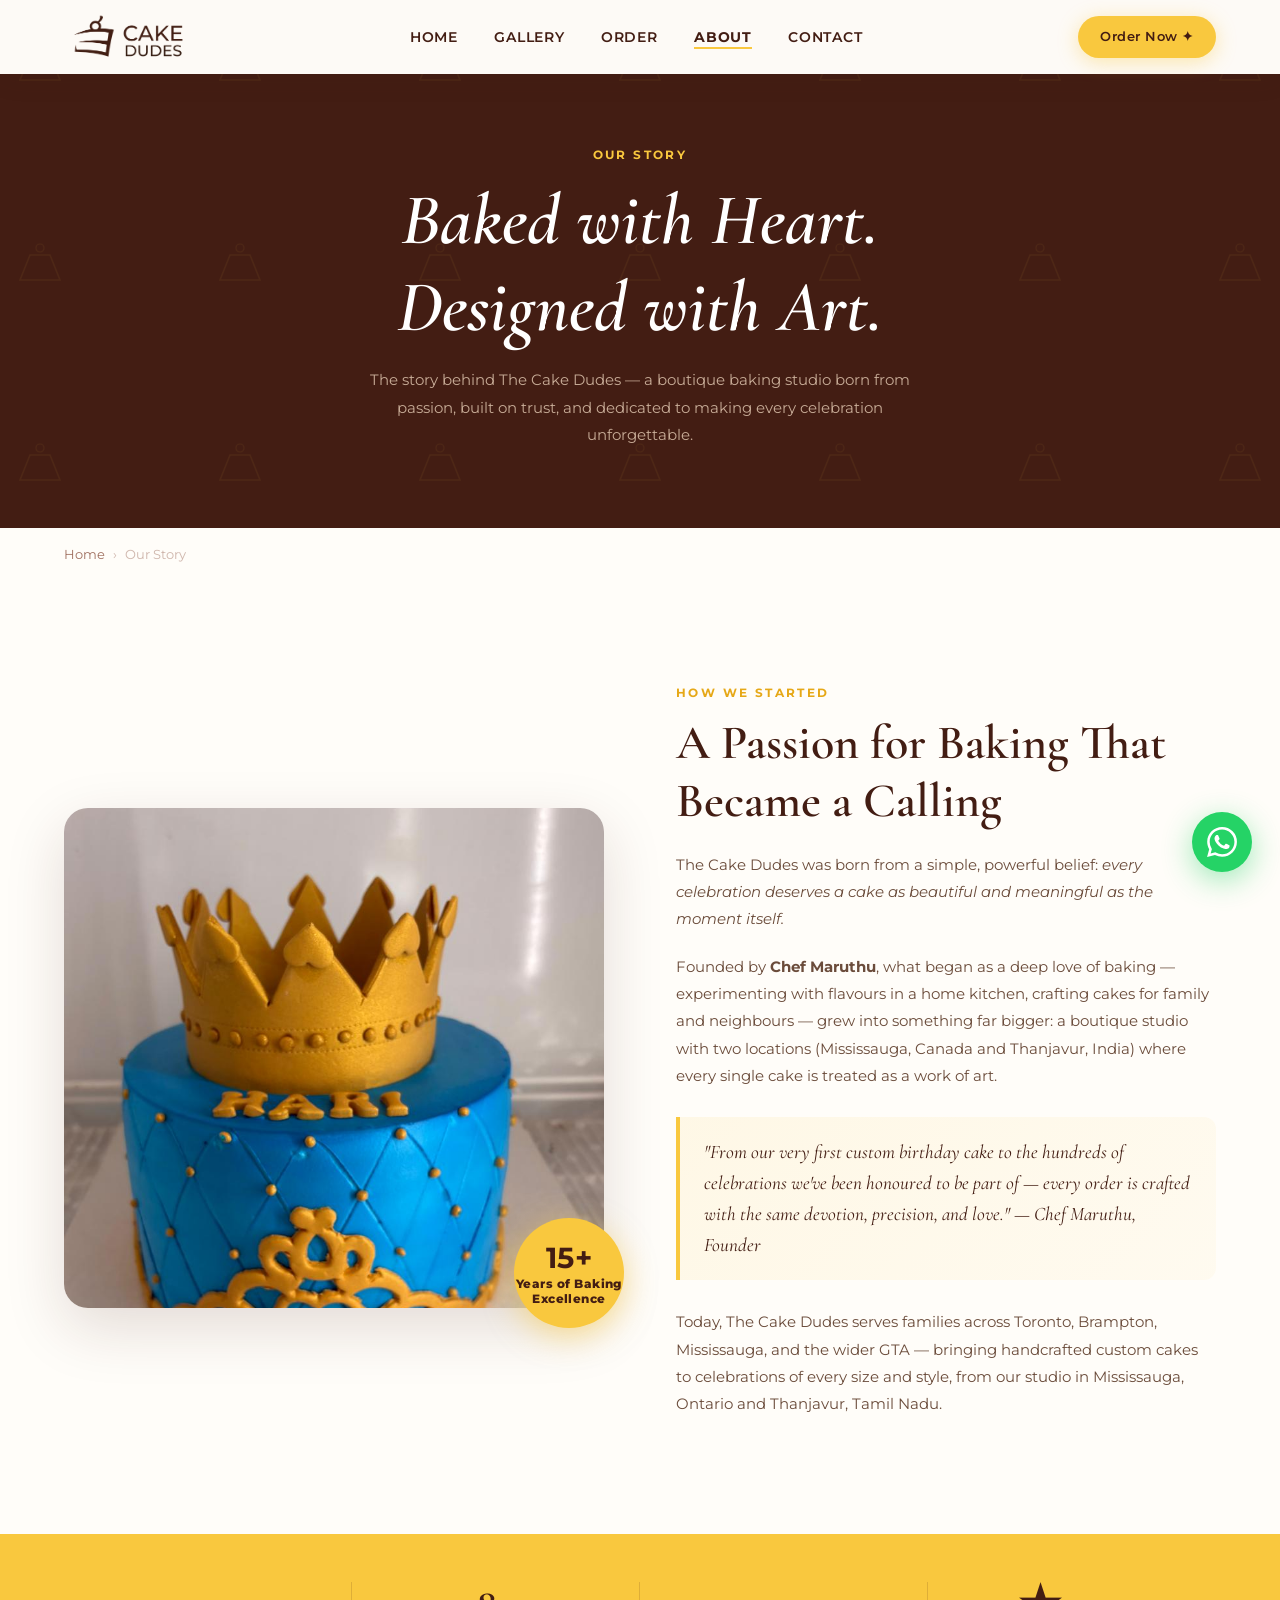
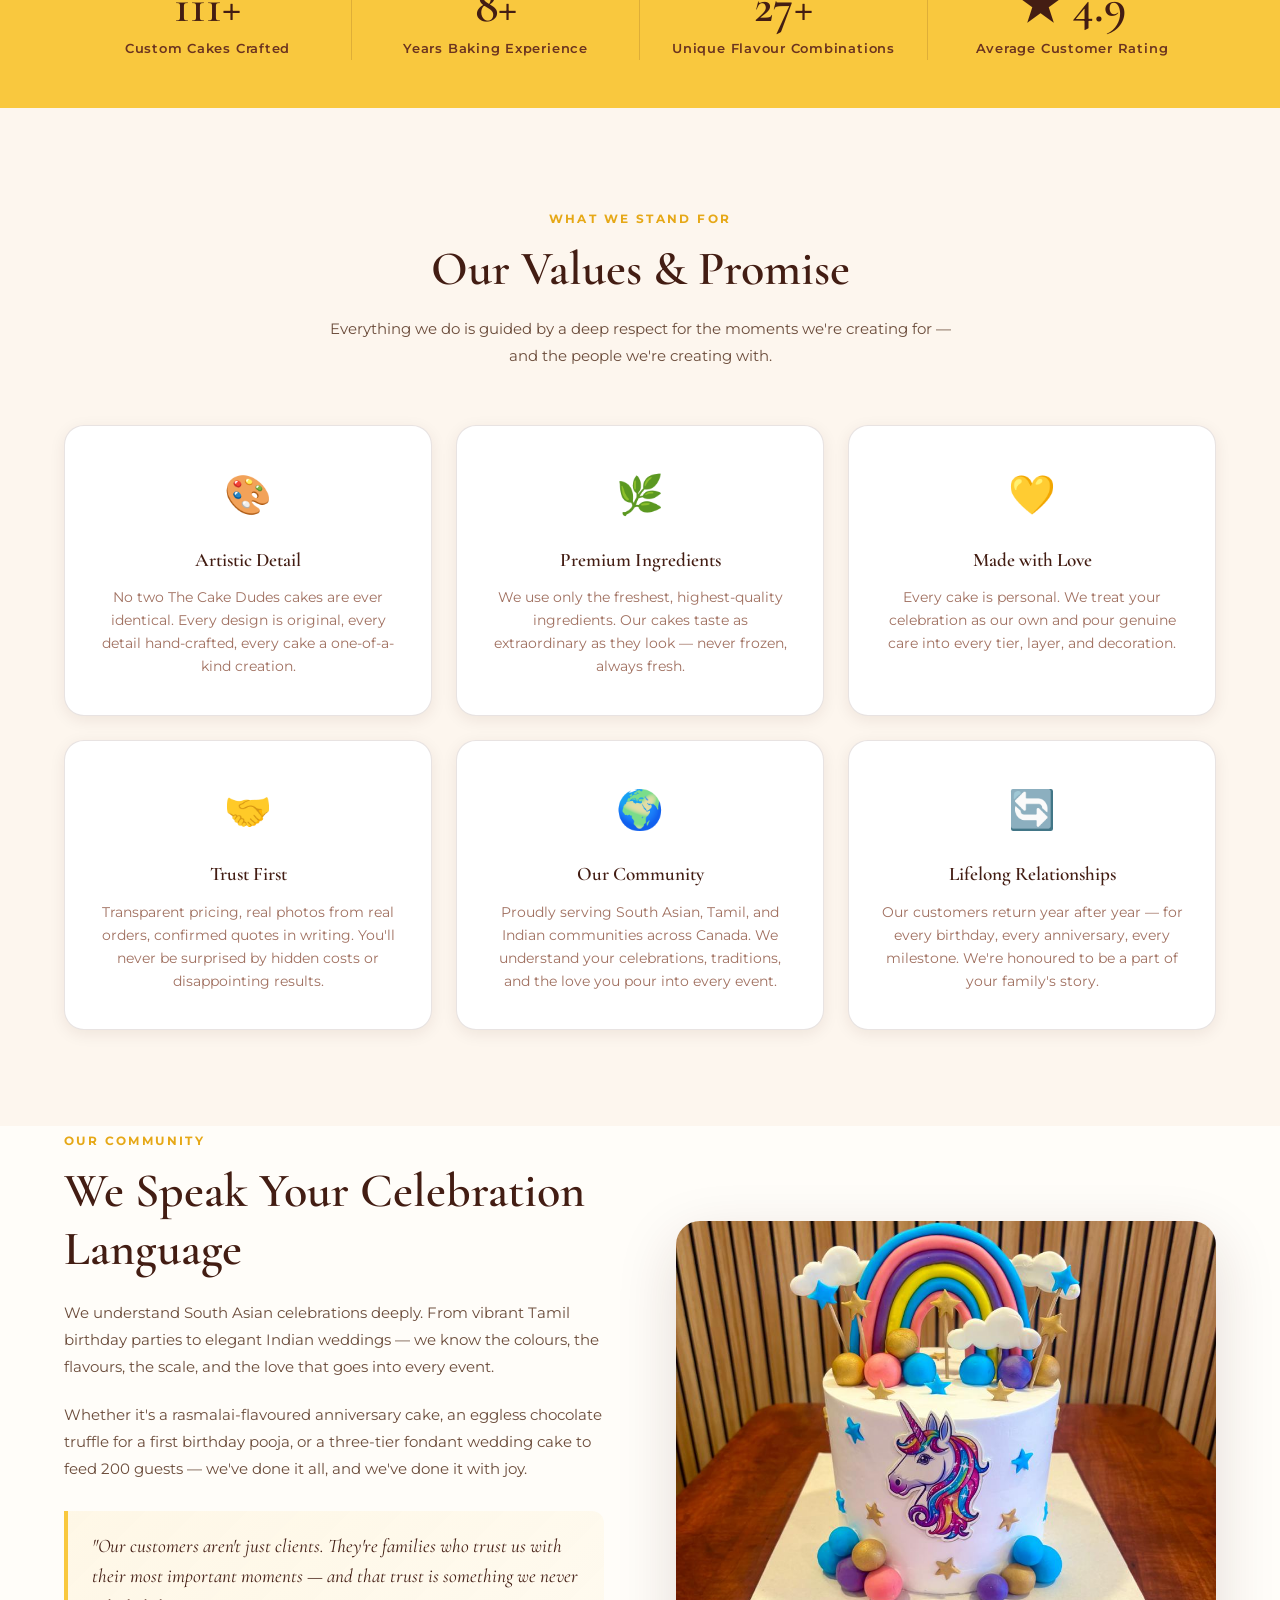
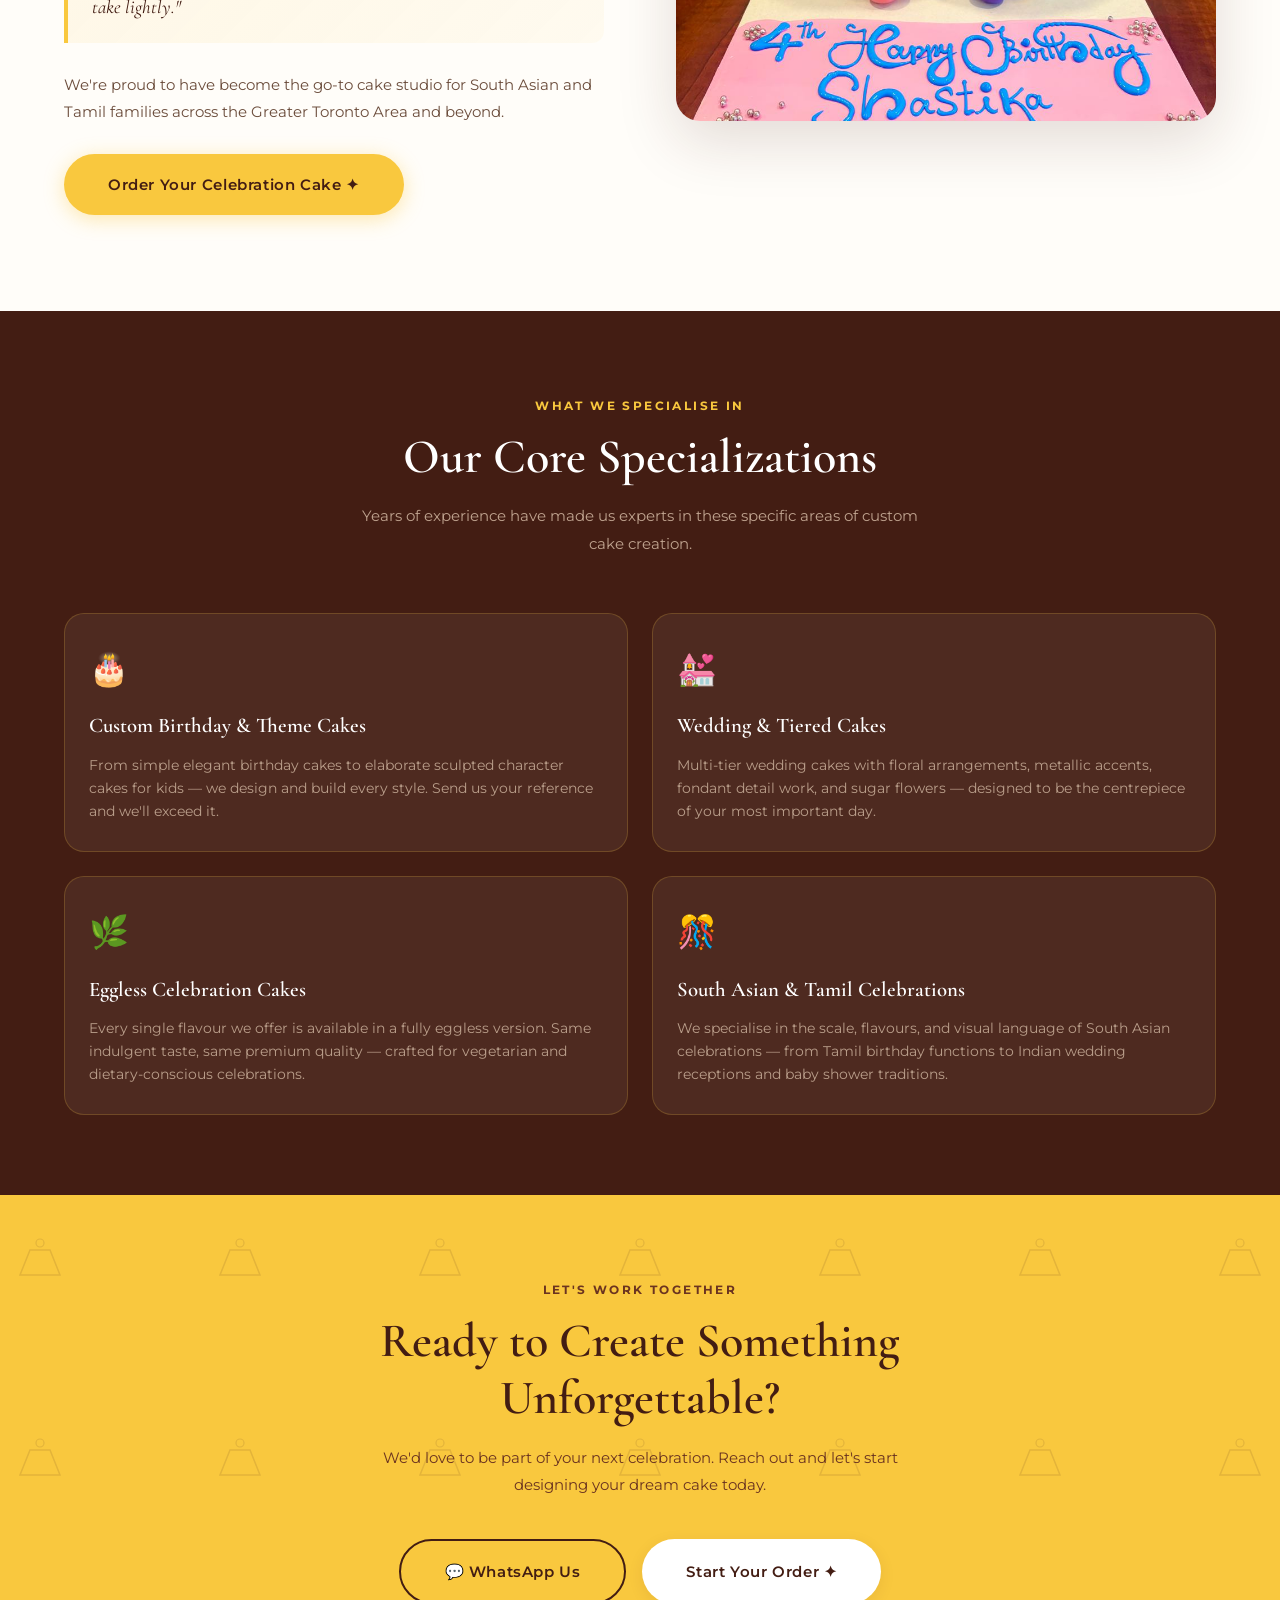
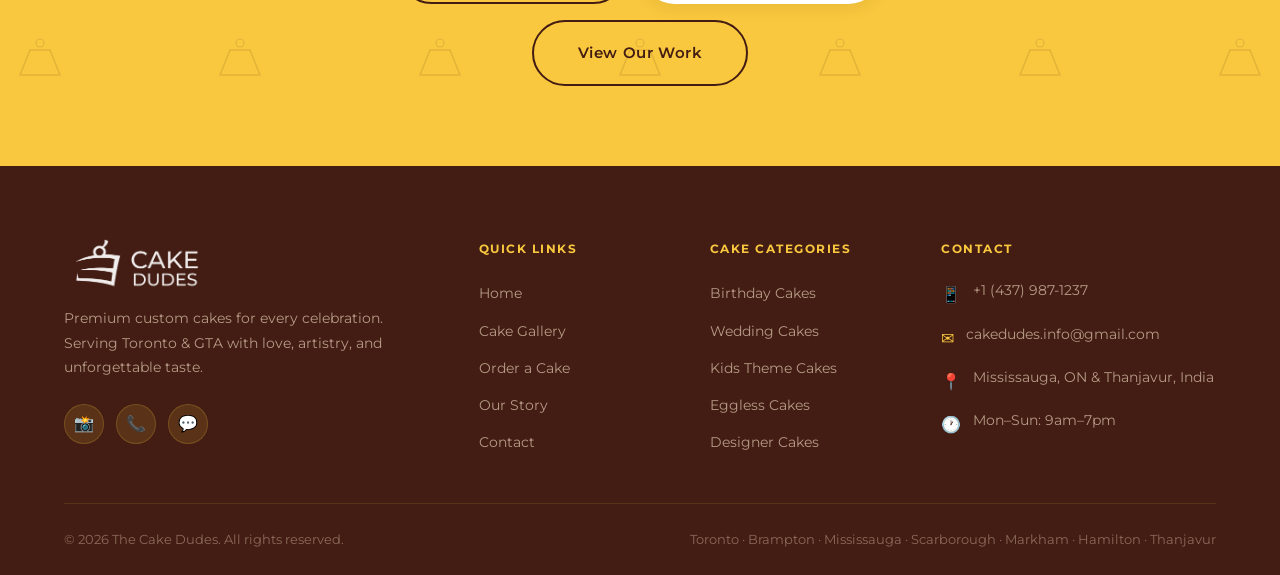
<file: about.html>
<!DOCTYPE html>
<html lang="en-CA">
<head>
  <meta charset="UTF-8" />
  <meta name="viewport" content="width=device-width, initial-scale=1.0" />
  <title>Our Story | About The Cake Dudes — Premium Custom Cakes Toronto</title>
  <meta name="description" content="Learn the story behind The Cake Dudes — a premium custom cake boutique serving Toronto & GTA. Baked with heart, designed with art. South Asian cake specialists." />
  <meta name="geo.region" content="CA-ON" />
  <meta name="geo.placename" content="Mississauga, Ontario, Canada" />
  <meta name="geo.position" content="43.6095;-79.5933" />
  <meta name="ICBM" content="43.6095, -79.5933" />
  <meta name="robots" content="index, follow" />
  <meta property="og:type" content="website" />
  <meta property="og:url" content="https://www.thecakedudes.com/about.html" />
  <meta property="og:site_name" content="The Cake Dudes" />
  <meta property="og:locale" content="en_CA" />
  <meta property="og:title" content="Our Story | About The Cake Dudes — Premium Custom Cakes Toronto" />
  <meta property="og:description" content="Learn the story behind The Cake Dudes — a premium custom cake boutique serving Toronto & GTA. Baked with heart, designed with art." />
  <meta property="og:image" content="https://www.thecakedudes.com/images/cakes/newcake3.jpeg" />
  <meta name="twitter:card" content="summary_large_image" />
  <meta name="twitter:site" content="@cakedudes_ca" />
  <meta name="twitter:title" content="About Us | The Cake Dudes — Toronto &amp; GTA Custom Cakes" />
  <meta name="twitter:description" content="Meet Chef Maruthu and the team behind The Cake Dudes. Premium custom cakes in Toronto, Brampton &amp; Mississauga." />
  <meta name="twitter:image" content="https://www.thecakedudes.com/images/cakes/newcake3.jpeg" />
  <link rel="canonical" href="https://www.thecakedudes.com/about.html" />
  <link rel="icon" type="image/png" href="images/logo-yellow.png" />
  <link rel="apple-touch-icon" href="images/logo-yellow.png" />
  <link rel="preconnect" href="https://fonts.googleapis.com" />
  <link rel="preconnect" href="https://fonts.gstatic.com" crossorigin />
  <link rel="stylesheet" href="css/style.css" />
  <script type="application/ld+json">
  {
    "@context": "https://schema.org",
    "@type": "BreadcrumbList",
    "itemListElement": [
      {"@type":"ListItem","position":1,"name":"Home","item":"https://www.thecakedudes.com/"},
      {"@type":"ListItem","position":2,"name":"Our Story","item":"https://www.thecakedudes.com/about.html"}
    ]
  }
  </script>
  <style>
    .about-story-section { background: var(--cream-white); padding: 96px 0; }
    .about-layout { display: grid; grid-template-columns: 1fr 1fr; gap: 72px; align-items: center; }
    .about-layout.reverse { direction: rtl; }
    .about-layout.reverse > * { direction: ltr; }
    .about-img-wrap { position: relative; }
    .about-img { width: 100%; height: 500px; object-fit: cover; border-radius: 24px; box-shadow: var(--shadow-lg); }
    .about-img-badge {
      position: absolute; bottom: -20px; right: -20px;
      background: var(--gold); color: var(--brown);
      width: 110px; height: 110px; border-radius: 50%;
      display: flex; flex-direction: column; align-items: center; justify-content: center;
      font-family: 'Montserrat', sans-serif; font-weight: 800; font-size: 0.72rem;
      text-align: center; line-height: 1.3; letter-spacing: 0.04em;
      box-shadow: 0 8px 30px rgba(249,200,62,0.5);
    }
    .about-img-badge strong { font-size: 1.8rem; display: block; }
    .about-text .section-label { margin-bottom: 12px; }
    .about-text h2 { margin-bottom: 20px; }
    .about-text p { margin-bottom: 20px; }
    .about-quote {
      background: linear-gradient(135deg, rgba(249,200,62,0.1), rgba(249,200,62,0.05));
      border-left: 4px solid var(--gold);
      padding: 20px 24px; border-radius: 0 12px 12px 0;
      margin: 28px 0;
      font-family: 'Cormorant Garamond', serif;
      font-size: 1.2rem; font-style: italic; color: var(--brown);
      line-height: 1.6;
    }
    .specialization-section { background: var(--brown); padding: 80px 0; }
    .spec-grid { display: grid; grid-template-columns: repeat(2, 1fr); gap: 24px; margin-top: 48px; }
    .spec-card { background: rgba(255,253,249,0.06); border: 1px solid rgba(249,200,62,0.2); border-radius: 20px; padding: 28px 24px; transition: var(--transition); }
    .spec-card:hover { background: rgba(249,200,62,0.08); border-color: rgba(249,200,62,0.4); }
    .spec-flag { font-size: 2rem; margin-bottom: 12px; }
    .spec-title { font-family: 'Cormorant Garamond', serif; font-size: 1.3rem; font-weight: 600; color: var(--white); margin-bottom: 10px; }
    .spec-desc { font-size: 0.85rem; color: rgba(243,219,195,0.65); line-height: 1.7; }
    @media (max-width: 768px) {
      .about-layout { grid-template-columns: 1fr; gap: 40px; }
      .about-layout.reverse { direction: ltr; }
      .about-img { height: 320px; }
      .spec-grid { grid-template-columns: 1fr; }
    }
  </style>
</head>
<body>

<!-- NAVBAR -->
<nav class="navbar scrolled-always">
  <div class="nav-inner">
    <a href="index.html" class="nav-logo">
      <img src="images/logo-brown.png" class="nav-logo-img logo-dark" alt="The Cake Dudes" />
    </a>
    <ul class="nav-links">
      <li><a href="index.html">Home</a></li>
      <li><a href="gallery.html">Gallery</a></li>
      <li><a href="order.html">Order</a></li>
      <li><a href="about.html" class="active" aria-current="page">About</a></li>
      <li><a href="contact.html">Contact</a></li>
    </ul>
    <div class="nav-cta">
      <a href="order.html" class="btn btn-primary btn-sm">Order Now ✦</a>
      <button class="hamburger" aria-label="Open menu"><span></span><span></span><span></span></button>
    </div>
  </div>
</nav>
<div class="mobile-menu">
  <button class="mobile-menu-close">✕</button>
  <a href="index.html">Home</a><a href="gallery.html">Gallery</a><a href="order.html">Order a Cake</a><a href="about.html">Our Story</a><a href="contact.html">Contact</a>
  <a href="order.html" class="btn btn-primary">Order Now ✦</a>
</div>

<!-- PAGE HERO -->
<section class="page-hero">
  <div class="container">
    <span class="section-label">Our Story</span>
    <h1><em>Baked with Heart.</em><br/>Designed with Art.</h1>
    <p>The story behind The Cake Dudes — a boutique baking studio born from passion, built on trust, and dedicated to making every celebration unforgettable.</p>
  </div>
</section>

<!-- BREADCRUMB -->
<div class="container"><div class="breadcrumb"><a href="index.html">Home</a><span>›</span><span>Our Story</span></div></div>

<!-- STORY SECTION 1 -->
<section class="about-story-section">
  <div class="container">
    <div class="about-layout reveal">
      <div class="about-img-wrap">
        <img src="images/cakes/cake9.jpeg" alt="Stunning designer cake by The Cake Dudes" class="about-img" loading="lazy"/>
        <div class="about-img-badge"><strong>15+</strong>Years of Baking Excellence</div>
      </div>
      <div class="about-text">
        <span class="section-label">How We Started</span>
        <h2>A Passion for Baking That Became a Calling</h2>
        <p>The Cake Dudes was born from a simple, powerful belief: <em>every celebration deserves a cake as beautiful and meaningful as the moment itself.</em></p>
        <p>Founded by <strong>Chef Maruthu</strong>, what began as a deep love of baking — experimenting with flavours in a home kitchen, crafting cakes for family and neighbours — grew into something far bigger: a boutique studio with two locations (Mississauga, Canada and Thanjavur, India) where every single cake is treated as a work of art.</p>
        <div class="about-quote">
          "From our very first custom birthday cake to the hundreds of celebrations we've been honoured to be part of — every order is crafted with the same devotion, precision, and love." — Chef Maruthu, Founder
        </div>
        <p>Today, The Cake Dudes serves families across Toronto, Brampton, Mississauga, and the wider GTA — bringing handcrafted custom cakes to celebrations of every size and style, from our studio in Mississauga, Ontario and Thanjavur, Tamil Nadu.</p>
      </div>
    </div>
  </div>
</section>

<!-- STATS BAR -->
<div class="stats-bar">
  <div class="container">
    <div class="stats-grid">
      <div class="stat-item">
        <div class="stat-num" data-count="200" data-suffix="+">200+</div>
        <div class="stat-label">Custom Cakes Crafted</div>
      </div>
      <div class="stat-item">
        <div class="stat-num" data-count="15" data-suffix="+">15+</div>
        <div class="stat-label">Years Baking Experience</div>
      </div>
      <div class="stat-item">
        <div class="stat-num" data-count="50" data-suffix="+">50+</div>
        <div class="stat-label">Unique Flavour Combinations</div>
      </div>
      <div class="stat-item">
        <div class="stat-num">★ 4.9</div>
        <div class="stat-label">Average Customer Rating</div>
      </div>
    </div>
  </div>
</div>

<!-- VALUES SECTION -->
<section class="section" style="background: var(--cream-light);">
  <div class="container">
    <div class="section-header reveal">
      <span class="section-label">What We Stand For</span>
      <h2>Our Values &amp; Promise</h2>
      <p>Everything we do is guided by a deep respect for the moments we're creating for — and the people we're creating with.</p>
    </div>
    <div class="values-grid" data-stagger>
      <div class="value-card">
        <div class="value-icon">🎨</div>
        <div class="value-title">Artistic Detail</div>
        <div class="value-desc">No two The Cake Dudes cakes are ever identical. Every design is original, every detail hand-crafted, every cake a one-of-a-kind creation.</div>
      </div>
      <div class="value-card">
        <div class="value-icon">🌿</div>
        <div class="value-title">Premium Ingredients</div>
        <div class="value-desc">We use only the freshest, highest-quality ingredients. Our cakes taste as extraordinary as they look — never frozen, always fresh.</div>
      </div>
      <div class="value-card">
        <div class="value-icon">💛</div>
        <div class="value-title">Made with Love</div>
        <div class="value-desc">Every cake is personal. We treat your celebration as our own and pour genuine care into every tier, layer, and decoration.</div>
      </div>
      <div class="value-card">
        <div class="value-icon">🤝</div>
        <div class="value-title">Trust First</div>
        <div class="value-desc">Transparent pricing, real photos from real orders, confirmed quotes in writing. You'll never be surprised by hidden costs or disappointing results.</div>
      </div>
      <div class="value-card">
        <div class="value-icon">🌍</div>
        <div class="value-title">Our Community</div>
        <div class="value-desc">Proudly serving South Asian, Tamil, and Indian communities across Canada. We understand your celebrations, traditions, and the love you pour into every event.</div>
      </div>
      <div class="value-card">
        <div class="value-icon">🔄</div>
        <div class="value-title">Lifelong Relationships</div>
        <div class="value-desc">Our customers return year after year — for every birthday, every anniversary, every milestone. We're honoured to be a part of your family's story.</div>
      </div>
    </div>
  </div>
</section>

<!-- STORY SECTION 2 — Community -->
<section class="about-story-section" style="background: var(--cream-white); padding-top: 0;">
  <div class="container">
    <div class="about-layout reverse reveal">
      <div class="about-img-wrap">
        <img src="images/cakes/cake10.jpeg" alt="Unicorn celebration cake by The Cake Dudes for the community" class="about-img" loading="lazy"/>
      </div>
      <div class="about-text">
        <span class="section-label">Our Community</span>
        <h2>We Speak Your Celebration Language</h2>
        <p>We understand South Asian celebrations deeply. From vibrant Tamil birthday parties to elegant Indian weddings — we know the colours, the flavours, the scale, and the love that goes into every event.</p>
        <p>Whether it's a rasmalai-flavoured anniversary cake, an eggless chocolate truffle for a first birthday pooja, or a three-tier fondant wedding cake to feed 200 guests — we've done it all, and we've done it with joy.</p>
        <div class="about-quote">
          "Our customers aren't just clients. They're families who trust us with their most important moments — and that trust is something we never take lightly."
        </div>
        <p>We're proud to have become the go-to cake studio for South Asian and Tamil families across the Greater Toronto Area and beyond.</p>
        <a href="order.html" class="btn btn-primary btn-lg" style="margin-top:8px;">Order Your Celebration Cake ✦</a>
      </div>
    </div>
  </div>
</section>

<!-- SPECIALIZATION SECTION -->
<section class="specialization-section">
  <div class="container">
    <div class="section-header reveal">
      <span class="section-label" style="color:var(--gold);">What We Specialise In</span>
      <h2 style="color:var(--white);">Our Core Specializations</h2>
      <p style="color:rgba(243,219,195,0.7); max-width:560px; margin:16px auto 0;">Years of experience have made us experts in these specific areas of custom cake creation.</p>
    </div>
    <div class="spec-grid" data-stagger>
      <div class="spec-card">
        <div class="spec-flag">🎂</div>
        <div class="spec-title">Custom Birthday &amp; Theme Cakes</div>
        <div class="spec-desc">From simple elegant birthday cakes to elaborate sculpted character cakes for kids — we design and build every style. Send us your reference and we'll exceed it.</div>
      </div>
      <div class="spec-card">
        <div class="spec-flag">💒</div>
        <div class="spec-title">Wedding &amp; Tiered Cakes</div>
        <div class="spec-desc">Multi-tier wedding cakes with floral arrangements, metallic accents, fondant detail work, and sugar flowers — designed to be the centrepiece of your most important day.</div>
      </div>
      <div class="spec-card">
        <div class="spec-flag">🌿</div>
        <div class="spec-title">Eggless Celebration Cakes</div>
        <div class="spec-desc">Every single flavour we offer is available in a fully eggless version. Same indulgent taste, same premium quality — crafted for vegetarian and dietary-conscious celebrations.</div>
      </div>
      <div class="spec-card">
        <div class="spec-flag">🎊</div>
        <div class="spec-title">South Asian &amp; Tamil Celebrations</div>
        <div class="spec-desc">We specialise in the scale, flavours, and visual language of South Asian celebrations — from Tamil birthday functions to Indian wedding receptions and baby shower traditions.</div>
      </div>
    </div>
  </div>
</section>

<!-- CTA BANNER -->
<section class="cta-banner pattern-bg">
  <div class="container">
    <div class="section-header reveal" style="margin-bottom:0;">
      <span class="section-label">Let's Work Together</span>
      <h2>Ready to Create Something Unforgettable?</h2>
      <p>We'd love to be part of your next celebration. Reach out and let's start designing your dream cake today.</p>
      <div class="cta-actions">
        <a href="#" data-whatsapp="Hi The Cake Dudes! I'd love to discuss a custom cake for my upcoming event 🎂" class="btn btn-secondary btn-lg">💬 WhatsApp Us</a>
        <a href="order.html" class="btn btn-white btn-lg">Start Your Order ✦</a>
        <a href="gallery.html" class="btn btn-secondary btn-lg">View Our Work</a>
      </div>
    </div>
  </div>
</section>

<!-- FOOTER -->
<footer class="footer">
  <div class="footer-top">
    <div class="container">
      <div class="footer-grid">
        <div>
          <img src="images/logo-white.png" alt="The Cake Dudes" class="footer-logo-img" style="margin-bottom:12px;" />
          <p class="footer-brand-desc">Premium custom cakes for every celebration. Serving Toronto &amp; GTA with love, artistry, and unforgettable taste.</p>
          <div class="footer-social">
            <a href="https://www.instagram.com/cakedudes.tnj/" target="_blank" rel="noopener" class="footer-social-btn">📸</a>
            <a href="tel:+14379871237" class="footer-social-btn">📞</a>
            <a href="#" data-whatsapp="Hi!" class="footer-social-btn">💬</a>
          </div>
        </div>
        <div>
          <div class="footer-col-title">Quick Links</div>
          <ul class="footer-links">
            <li><a href="index.html">Home</a></li>
            <li><a href="gallery.html">Cake Gallery</a></li>
            <li><a href="order.html">Order a Cake</a></li>
            <li><a href="about.html">Our Story</a></li>
            <li><a href="contact.html">Contact</a></li>
          </ul>
        </div>
        <div>
          <div class="footer-col-title">Cake Categories</div>
          <ul class="footer-links">
            <li><a href="gallery.html?filter=birthday">Birthday Cakes</a></li>
            <li><a href="gallery.html?filter=wedding">Wedding Cakes</a></li>
            <li><a href="gallery.html?filter=kids">Kids Theme Cakes</a></li>
            <li><a href="gallery.html?filter=eggless">Eggless Cakes</a></li>
            <li><a href="gallery.html?filter=designer">Designer Cakes</a></li>
          </ul>
        </div>
        <div>
          <div class="footer-col-title">Contact</div>
          <div class="footer-contact-item"><span class="footer-contact-icon">📱</span><a href="tel:+14379871237" style="color:rgba(243,219,195,0.65)">+1 (437) 987-1237</a></div>
          <div class="footer-contact-item"><span class="footer-contact-icon">✉</span><a href="mailto:cakedudes.info@gmail.com" style="color:rgba(243,219,195,0.65)">cakedudes.info@gmail.com</a></div>
          <div class="footer-contact-item"><span class="footer-contact-icon">📍</span><span style="color:rgba(243,219,195,0.65)">Mississauga, ON & Thanjavur, India</span></div>
          <div class="footer-contact-item"><span class="footer-contact-icon">🕐</span><span style="color:rgba(243,219,195,0.65)">Mon–Sun: 9am–7pm</span></div>
        </div>
      </div>
    </div>
  </div>
  <div class="container">
    <div class="footer-bottom">
      <p>© 2026 The Cake Dudes. All rights reserved.</p>
      <p class="footer-locations">Toronto · Brampton · Mississauga · Scarborough · Markham · Hamilton · Thanjavur</p>
    </div>
  </div>
</footer>

<a href="#" data-whatsapp="Hi The Cake Dudes! I'd like to order a custom cake 🎂" class="whatsapp-float">
  <div class="whatsapp-tooltip">Chat on WhatsApp</div>
  <svg viewBox="0 0 24 24" xmlns="http://www.w3.org/2000/svg"><path d="M17.472 14.382c-.297-.149-1.758-.867-2.03-.967-.273-.099-.471-.148-.67.15-.197.297-.767.966-.94 1.164-.173.199-.347.223-.644.075-.297-.15-1.255-.463-2.39-1.475-.883-.788-1.48-1.761-1.653-2.059-.173-.297-.018-.458.13-.606.134-.133.298-.347.446-.52.149-.174.198-.298.298-.497.099-.198.05-.371-.025-.52-.075-.149-.669-1.612-.916-2.207-.242-.579-.487-.5-.669-.51-.173-.008-.371-.01-.57-.01-.198 0-.52.074-.792.372-.272.297-1.04 1.016-1.04 2.479 0 1.462 1.065 2.875 1.213 3.074.149.198 2.096 3.2 5.077 4.487.709.306 1.262.489 1.694.625.712.227 1.36.195 1.871.118.571-.085 1.758-.719 2.006-1.413.248-.694.248-1.289.173-1.413-.074-.124-.272-.198-.57-.347m-5.421 7.403h-.004a9.87 9.87 0 01-5.031-1.378l-.361-.214-3.741.982.998-3.648-.235-.374a9.86 9.86 0 01-1.51-5.26c.001-5.45 4.436-9.884 9.888-9.884 2.64 0 5.122 1.03 6.988 2.898a9.825 9.825 0 012.893 6.994c-.003 5.45-4.437 9.884-9.885 9.884m8.413-18.297A11.815 11.815 0 0012.05 0C5.495 0 .16 5.335.157 11.892c0 2.096.547 4.142 1.588 5.945L.057 24l6.305-1.654a11.882 11.882 0 005.683 1.448h.005c6.554 0 11.89-5.335 11.893-11.893a11.821 11.821 0 00-3.48-8.413z"/></svg>
</a>
<div class="mobile-cta-bar">
  <a href="tel:+14379871237" class="btn btn-secondary btn-sm">📞 Call</a>
  <a href="#" data-whatsapp="Hi The Cake Dudes! I'd like to order 🎂" class="btn btn-primary btn-sm">💬 Order via WhatsApp</a>
</div>

<script src="js/main.js"></script>
</body>
</html>
</file>
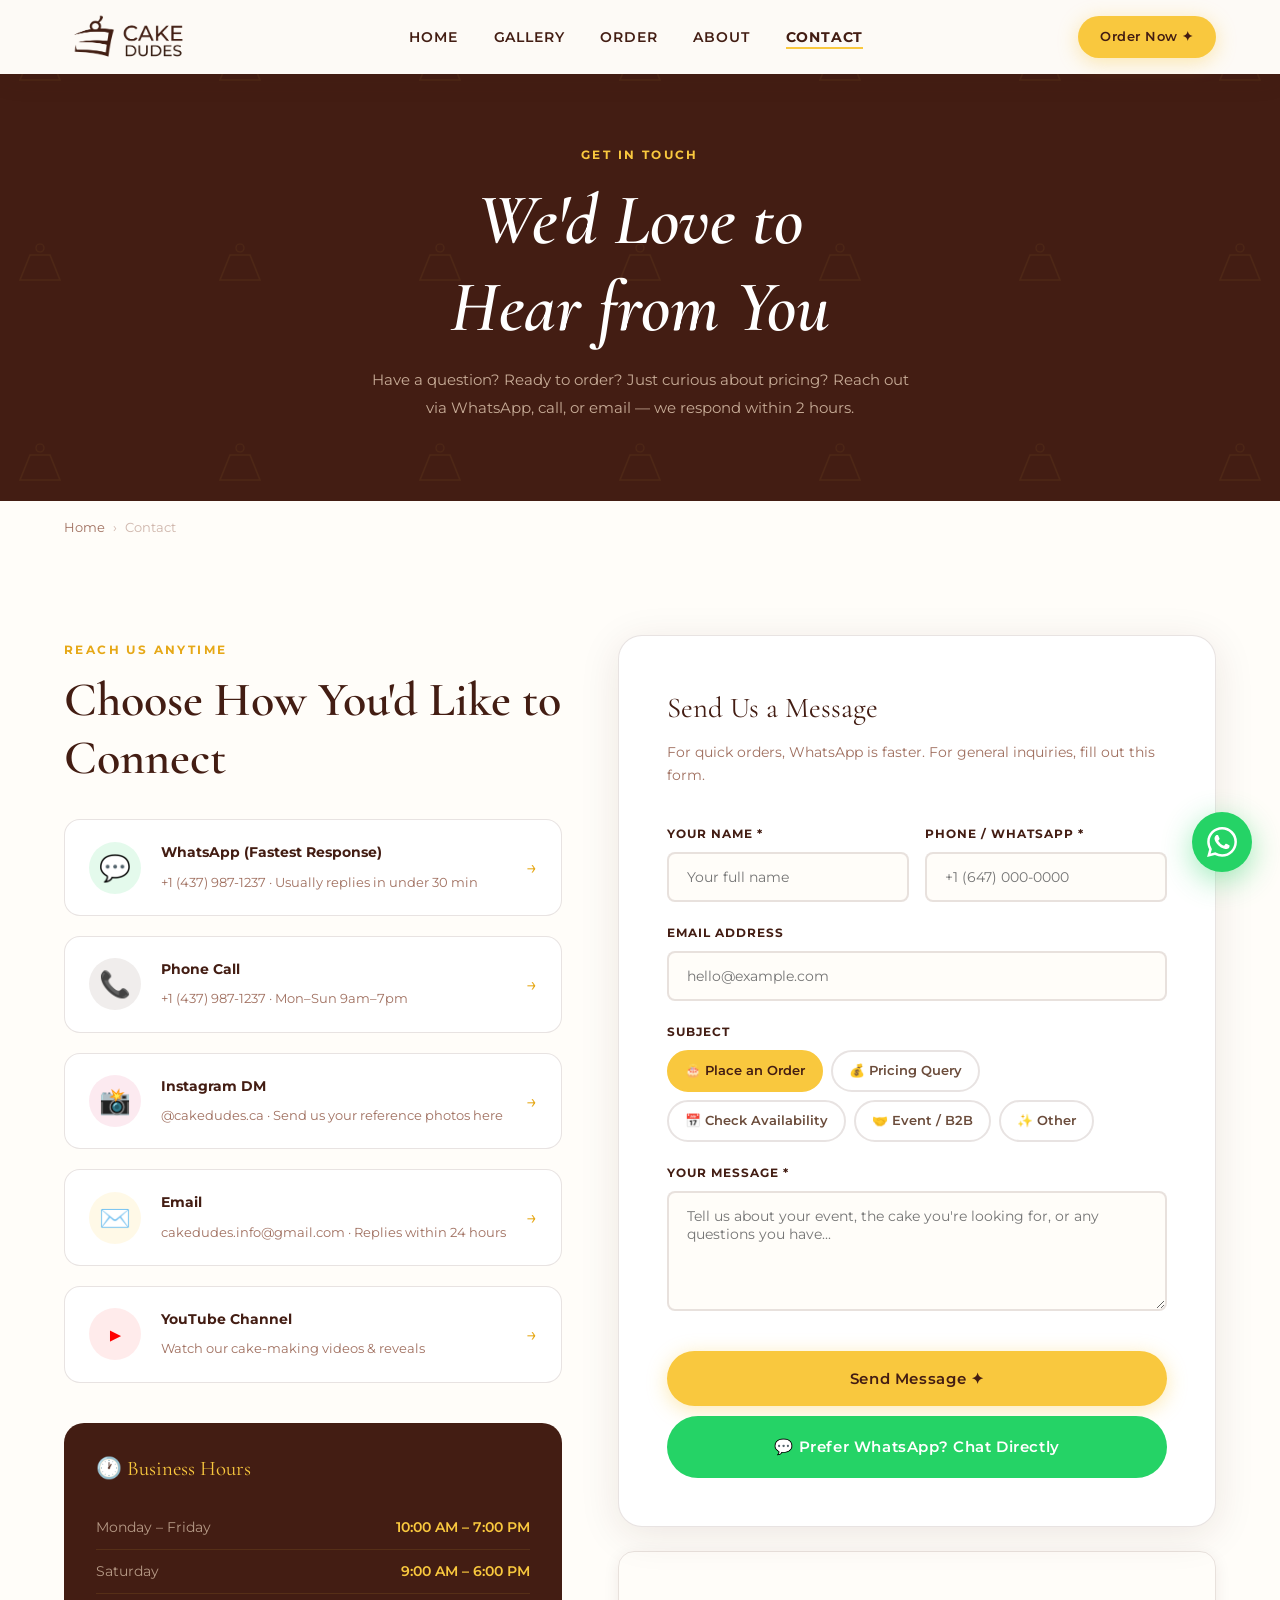
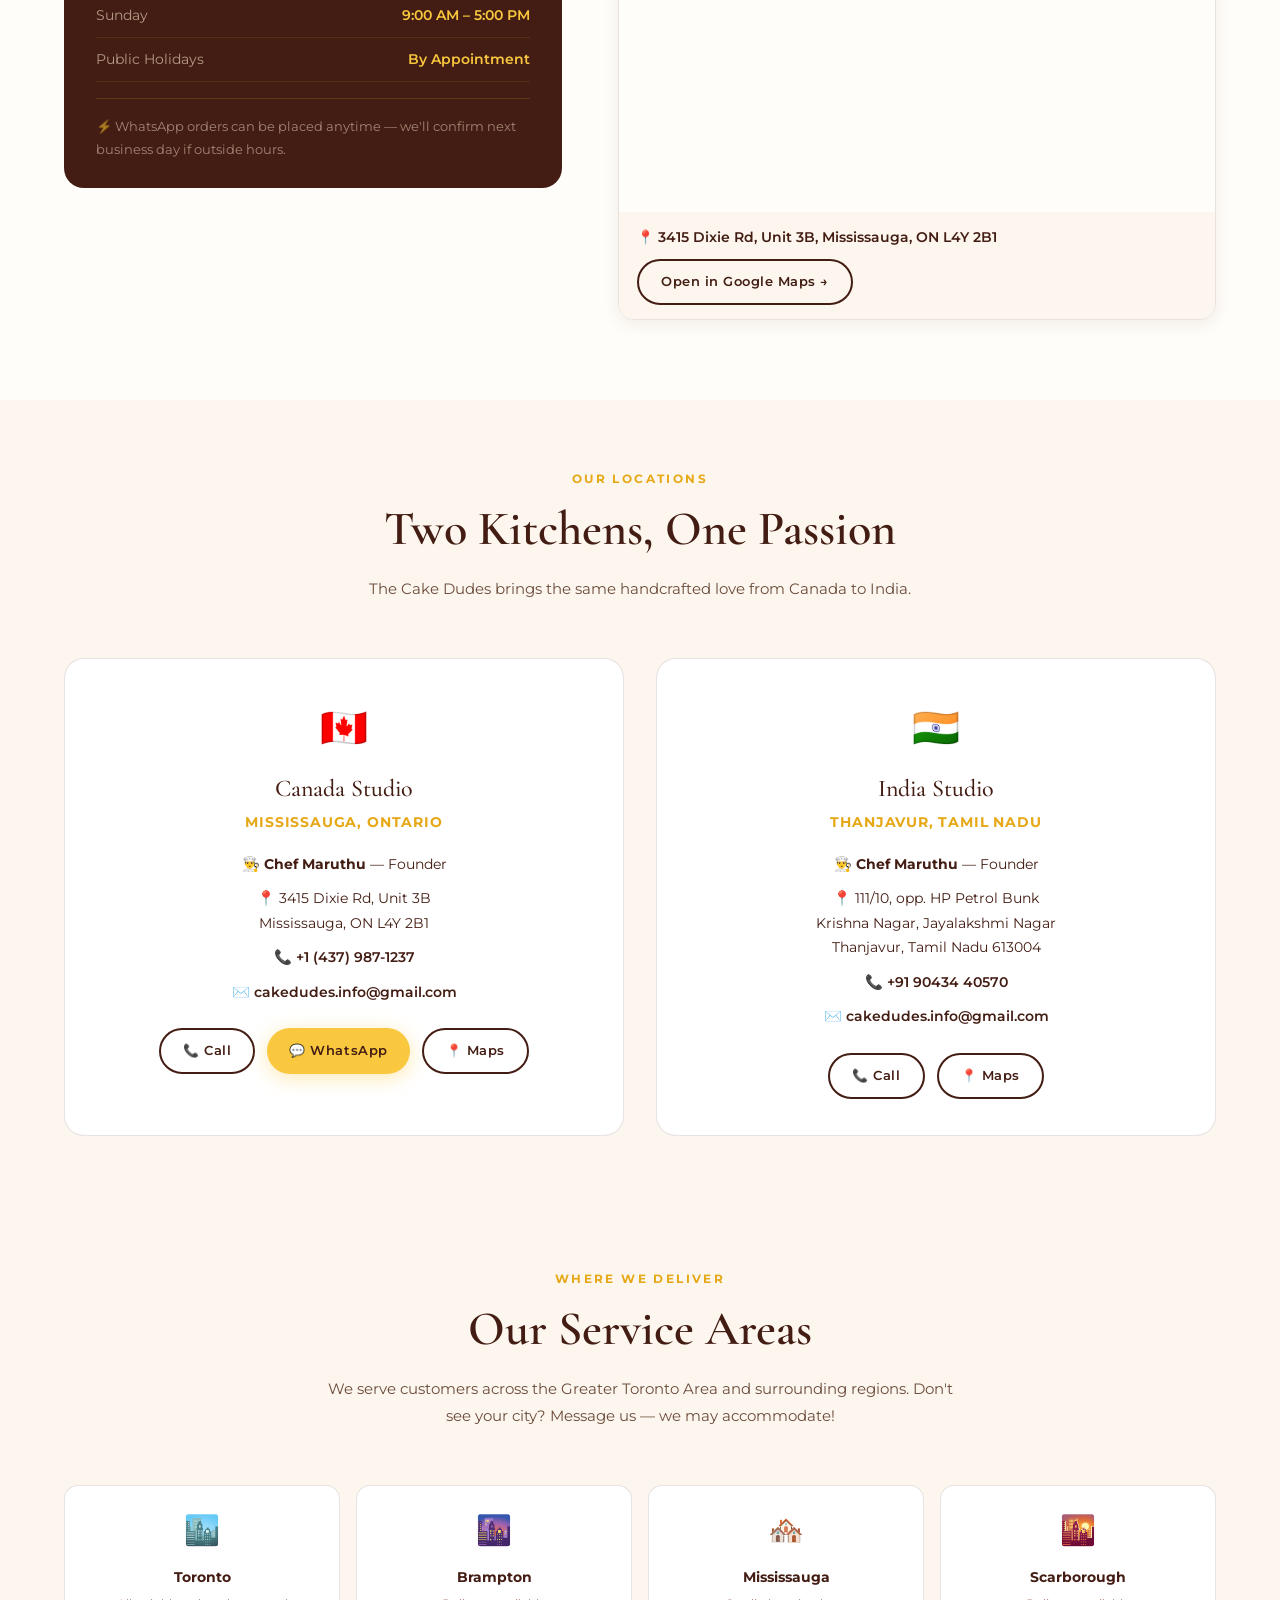
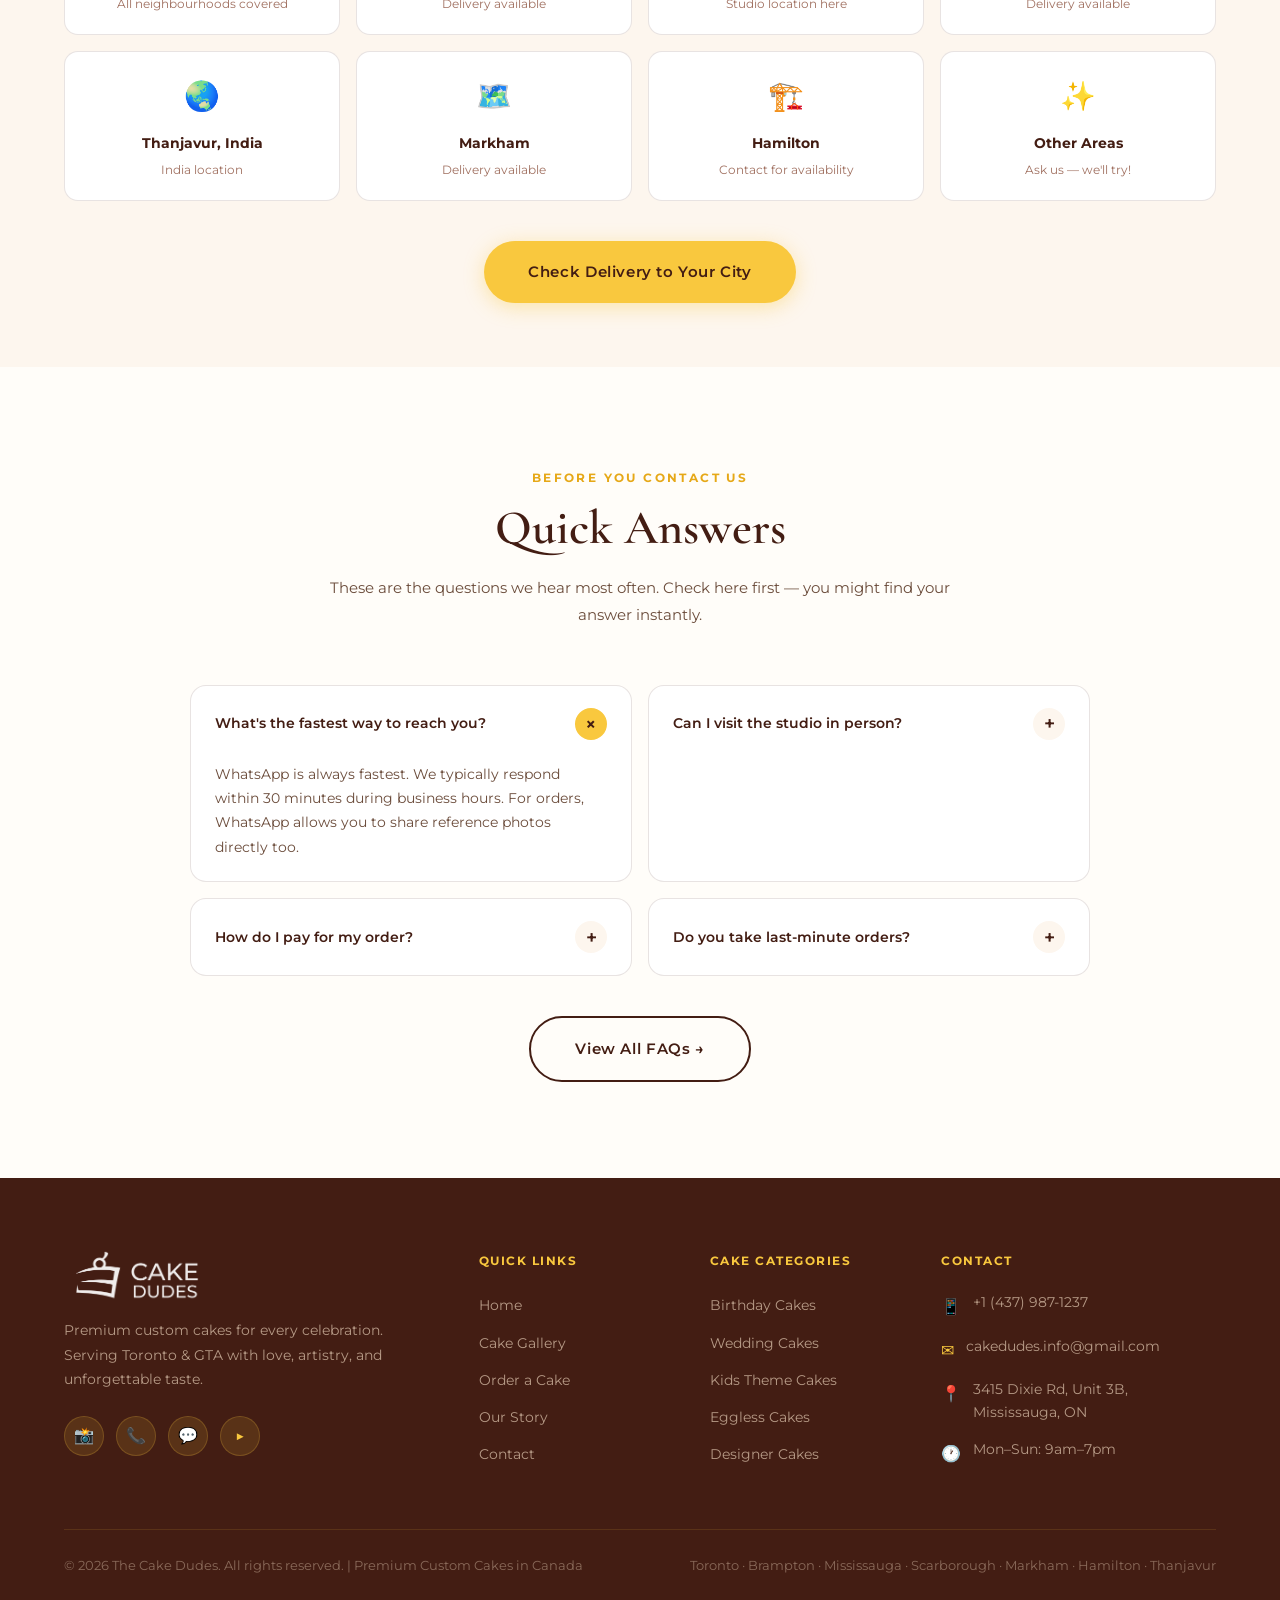
<file: contact.html>
<!DOCTYPE html>
<html lang="en-CA">
<head>
  <meta charset="UTF-8" />
  <meta name="viewport" content="width=device-width, initial-scale=1.0" />
  <title>Contact The Cake Dudes | Custom Cakes Toronto & GTA</title>
  <meta name="description" content="Contact The Cake Dudes for custom cake orders in Toronto, Brampton, Mississauga & GTA. WhatsApp, phone, Instagram & email. Fast 2-hour response guaranteed." />
  <meta name="geo.region" content="CA-ON" />
  <meta name="geo.placename" content="Mississauga, Ontario, Canada" />
  <meta name="geo.position" content="43.6095;-79.5933" />
  <meta name="ICBM" content="43.6095, -79.5933" />
  <meta name="robots" content="index, follow" />
  <meta property="og:type" content="website" />
  <meta property="og:url" content="https://www.thecakedudes.com/contact.html" />
  <meta property="og:site_name" content="The Cake Dudes" />
  <meta property="og:locale" content="en_CA" />
  <meta property="og:title" content="Contact The Cake Dudes | Custom Cakes Toronto & GTA" />
  <meta property="og:description" content="Contact The Cake Dudes for custom cake orders in Toronto, Brampton, Mississauga & GTA. WhatsApp, phone & email. Fast 2-hour response." />
  <meta property="og:image" content="https://www.thecakedudes.com/images/cakes/newcake3.jpeg" />
  <meta name="twitter:card" content="summary_large_image" />
  <meta name="twitter:site" content="@cakedudes_ca" />
  <meta name="twitter:title" content="Contact Us | The Cake Dudes — Order Custom Cakes in Toronto" />
  <meta name="twitter:description" content="Get in touch with The Cake Dudes. Order custom cakes via WhatsApp, phone, or our contact form. Toronto &amp; GTA delivery." />
  <meta name="twitter:image" content="https://www.thecakedudes.com/images/cakes/newcake3.jpeg" />
  <link rel="canonical" href="https://www.thecakedudes.com/contact.html" />
  <link rel="icon" type="image/png" href="images/logo-yellow.png" />
  <link rel="apple-touch-icon" href="images/logo-yellow.png" />
  <link rel="preconnect" href="https://fonts.googleapis.com" />
  <link rel="preconnect" href="https://fonts.gstatic.com" crossorigin />
  <link rel="stylesheet" href="css/style.css" />
  <script type="application/ld+json">
  {
    "@context": "https://schema.org",
    "@type": "BreadcrumbList",
    "itemListElement": [
      {"@type":"ListItem","position":1,"name":"Home","item":"https://www.thecakedudes.com/"},
      {"@type":"ListItem","position":2,"name":"Contact","item":"https://www.thecakedudes.com/contact.html"}
    ]
  }
  </script>
  <style>
    .contact-section { background: var(--cream-white); padding: 80px 0; }
    .service-areas { background: var(--cream-light); padding: 64px 0; }
    .areas-grid { display: grid; grid-template-columns: repeat(4, 1fr); gap: 16px; margin-top: 40px; }
    .area-card { background: var(--white); border-radius: 14px; padding: 20px; text-align: center; border: 1px solid var(--border); transition: var(--transition); }
    .area-card:hover { border-color: var(--gold); transform: translateY(-4px); box-shadow: var(--shadow-sm); }
    .area-icon { font-size: 1.8rem; margin-bottom: 10px; }
    .area-name { font-weight: 700; font-size: 0.9rem; color: var(--brown); margin-bottom: 4px; }
    .area-note { font-size: 0.75rem; color: var(--text-light); }
    @media (max-width: 768px) { .areas-grid { grid-template-columns: repeat(2, 1fr); } }
    @media (max-width: 480px) { .areas-grid { grid-template-columns: 1fr 1fr; } }
    @media (max-width: 640px) { .locations-grid { grid-template-columns: 1fr !important; } }
    .contact-success { display: none; text-align: center; padding: 40px; }
    .contact-success .icon { font-size: 3rem; margin-bottom: 12px; }
  </style>
</head>
<body>

<!-- NAVBAR -->
<nav class="navbar scrolled-always">
  <div class="nav-inner">
    <a href="index.html" class="nav-logo">
      <img src="images/logo-brown.png" class="nav-logo-img logo-dark" alt="The Cake Dudes" />
    </a>
    <ul class="nav-links">
      <li><a href="index.html">Home</a></li>
      <li><a href="gallery.html">Gallery</a></li>
      <li><a href="order.html">Order</a></li>
      <li><a href="about.html">About</a></li>
      <li><a href="contact.html" class="active" aria-current="page">Contact</a></li>
    </ul>
    <div class="nav-cta">
      <a href="order.html" class="btn btn-primary btn-sm">Order Now ✦</a>
      <button class="hamburger" aria-label="Open menu"><span></span><span></span><span></span></button>
    </div>
  </div>
</nav>
<div class="mobile-menu">
  <button class="mobile-menu-close">✕</button>
  <a href="index.html">Home</a><a href="gallery.html">Gallery</a><a href="order.html">Order a Cake</a><a href="about.html">Our Story</a><a href="contact.html">Contact</a>
  <a href="order.html" class="btn btn-primary">Order Now ✦</a>
</div>

<!-- PAGE HERO -->
<section class="page-hero">
  <div class="container">
    <span class="section-label">Get in Touch</span>
    <h1>We'd Love to<br/><em>Hear from You</em></h1>
    <p>Have a question? Ready to order? Just curious about pricing? Reach out via WhatsApp, call, or email — we respond within 2 hours.</p>
  </div>
</section>

<!-- BREADCRUMB -->
<div class="container"><div class="breadcrumb"><a href="index.html">Home</a><span>›</span><span>Contact</span></div></div>

<!-- CONTACT SECTION -->
<section class="contact-section">
  <div class="container">
    <div class="contact-grid">

      <!-- LEFT: Contact Methods + Hours -->
      <div>
        <span class="section-label">Reach Us Anytime</span>
        <h2 style="margin-bottom: 32px;">Choose How You'd Like to Connect</h2>

        <div class="contact-methods">
          <a href="#" data-whatsapp="Hi The Cake Dudes! I'd like to inquire about a custom cake 🎂" class="contact-method">
            <div class="contact-method-icon" style="background:rgba(37,211,102,0.12); color:#25D366; font-size:1.6rem;">💬</div>
            <div class="contact-method-text">
              <strong>WhatsApp (Fastest Response)</strong>
              <span>+1 (437) 987-1237 · Usually replies in under 30 min</span>
            </div>
            <span style="margin-left:auto; color:var(--gold-dark); font-size:1.2rem;">→</span>
          </a>
          <a href="tel:+14379871237" class="contact-method">
            <div class="contact-method-icon" style="background:rgba(67,29,19,0.08); color:var(--brown); font-size:1.6rem;">📞</div>
            <div class="contact-method-text">
              <strong>Phone Call</strong>
              <span>+1 (437) 987-1237 · Mon–Sun 9am–7pm</span>
            </div>
            <span style="margin-left:auto; color:var(--gold-dark); font-size:1.2rem;">→</span>
          </a>
          <a href="https://www.instagram.com/cakedudes.ca/" target="_blank" rel="noopener" class="contact-method">
            <div class="contact-method-icon" style="background:rgba(225,48,108,0.1); color:#E1306C; font-size:1.6rem;">📸</div>
            <div class="contact-method-text">
              <strong>Instagram DM</strong>
              <span>@cakedudes.ca · Send us your reference photos here</span>
            </div>
            <span style="margin-left:auto; color:var(--gold-dark); font-size:1.2rem;">→</span>
          </a>
          <a href="mailto:cakedudes.info@gmail.com" class="contact-method">
            <div class="contact-method-icon" style="background:rgba(249,200,62,0.12); color:var(--gold-dark); font-size:1.6rem;">✉️</div>
            <div class="contact-method-text">
              <strong>Email</strong>
              <span>cakedudes.info@gmail.com · Replies within 24 hours</span>
            </div>
            <span style="margin-left:auto; color:var(--gold-dark); font-size:1.2rem;">→</span>
          </a>
          <a href="https://www.youtube.com/@cakedudes" target="_blank" rel="noopener" class="contact-method">
            <div class="contact-method-icon" style="background:rgba(255,0,0,0.08); color:#FF0000; font-size:1.6rem;">▶️</div>
            <div class="contact-method-text">
              <strong>YouTube Channel</strong>
              <span>Watch our cake-making videos &amp; reveals</span>
            </div>
            <span style="margin-left:auto; color:var(--gold-dark); font-size:1.2rem;">→</span>
          </a>
        </div>

        <!-- Hours Card -->
        <div class="hours-card">
          <div class="hours-title">🕐 Business Hours</div>
          <div class="hours-row"><span class="hours-day">Monday – Friday</span><span class="hours-time">10:00 AM – 7:00 PM</span></div>
          <div class="hours-row"><span class="hours-day">Saturday</span><span class="hours-time">9:00 AM – 6:00 PM</span></div>
          <div class="hours-row"><span class="hours-day">Sunday</span><span class="hours-time">9:00 AM – 5:00 PM</span></div>
          <div class="hours-row"><span class="hours-day">Public Holidays</span><span class="hours-time">By Appointment</span></div>
          <div style="margin-top: 16px; padding-top: 16px; border-top: 1px solid rgba(249,200,62,0.15); font-size: 0.82rem; color: rgba(243,219,195,0.55);">
            ⚡ WhatsApp orders can be placed anytime — we'll confirm next business day if outside hours.
          </div>
        </div>
      </div>

      <!-- RIGHT: Contact Form + Map -->
      <div>
        <div class="form-card">
          <div class="form-title">Send Us a Message</div>
          <div class="form-subtitle">For quick orders, WhatsApp is faster. For general inquiries, fill out this form.</div>

          <form id="contact-form" novalidate>
            <div class="form-row">
              <div class="form-group">
                <label class="form-label" for="c_name">Your Name *</label>
                <input type="text" id="c_name" name="name" class="form-input" placeholder="Your full name" required />
              </div>
              <div class="form-group">
                <label class="form-label" for="c_phone">Phone / WhatsApp *</label>
                <input type="tel" id="c_phone" name="phone" class="form-input" placeholder="+1 (647) 000-0000" required />
              </div>
            </div>
            <div class="form-group">
              <label class="form-label" for="c_email">Email Address</label>
              <input type="email" id="c_email" name="email" class="form-input" placeholder="hello@example.com" />
            </div>
            <div class="form-group">
              <label class="form-label">Subject</label>
              <div class="form-chip-group" style="flex-wrap:wrap;">
                <span class="form-chip selected" data-value="order">🎂 Place an Order</span>
                <span class="form-chip" data-value="price">💰 Pricing Query</span>
                <span class="form-chip" data-value="avail">📅 Check Availability</span>
                <span class="form-chip" data-value="wholesale">🤝 Event / B2B</span>
                <span class="form-chip" data-value="other">✨ Other</span>
              </div>
            </div>
            <div class="form-group">
              <label class="form-label" for="c_message">Your Message *</label>
              <textarea id="c_message" name="message" class="form-textarea" placeholder="Tell us about your event, the cake you're looking for, or any questions you have..." required></textarea>
            </div>
            <div id="contact-success" class="contact-success">
              <div class="icon">✅</div>
              <strong style="color:var(--brown); font-size:1.1rem; display:block; margin-bottom:8px;">Message Received!</strong>
              <p style="font-size:0.85rem; color:var(--text-light);">We'll get back to you within 2 hours. For faster response, WhatsApp us directly.</p>
            </div>
            <div class="form-actions" style="flex-direction:column; gap:10px;">
              <button type="submit" class="btn btn-primary btn-lg" style="width:100%; justify-content:center;">Send Message ✦</button>
              <a href="#" data-whatsapp="Hi The Cake Dudes! I have an inquiry 🎂" class="btn btn-lg" style="background:#25D366; color:white; width:100%; justify-content:center; display:flex; align-items:center; gap:8px;">
                💬 Prefer WhatsApp? Chat Directly
              </a>
            </div>
          </form>
        </div>

        <!-- Google Maps Embed -->
        <div style="margin-top: 24px; border-radius: 16px; overflow: hidden; border: 1px solid var(--border); box-shadow: var(--shadow-sm);">
          <iframe
            src="https://maps.google.com/maps?q=3415+Dixie+Rd+Mississauga+ON+L4Y+2B1+Canada&output=embed&z=15"
            width="100%" height="260" style="border:0; display:block;"
            loading="lazy" referrerpolicy="no-referrer-when-downgrade"
            title="The Cake Dudes studio location — 3415 Dixie Rd, Mississauga"></iframe>
          <div style="background:var(--cream-light); padding:14px 18px; display:flex; align-items:center; justify-content:space-between; flex-wrap:wrap; gap:10px;">
            <span style="font-size:0.85rem; color:var(--brown); font-weight:600;">📍 3415 Dixie Rd, Unit 3B, Mississauga, ON L4Y 2B1</span>
            <a href="https://maps.google.com/?q=3415+Dixie+Rd+Unit+3B+Mississauga+ON+L4Y+2B1" target="_blank" rel="noopener" class="btn btn-secondary btn-sm">Open in Google Maps →</a>
          </div>
        </div>
      </div>

    </div>
  </div>
</section>

<!-- TWO LOCATIONS -->
<section class="section" style="background:var(--cream-light); padding:64px 0;">
  <div class="container">
    <div class="section-header reveal">
      <span class="section-label">Our Locations</span>
      <h2>Two Kitchens, One Passion</h2>
      <p>The Cake Dudes brings the same handcrafted love from Canada to India.</p>
    </div>
    <div class="locations-grid" style="display:grid; grid-template-columns:1fr 1fr; gap:32px; margin-top:40px;">
      <!-- Canada -->
      <div style="background:var(--white); border-radius:20px; padding:36px; border:1px solid var(--border); text-align:center;">
        <div style="font-size:2.4rem; margin-bottom:14px;">🇨🇦</div>
        <h3 style="font-family:'Cormorant Garamond',serif; font-size:1.5rem; color:var(--brown); margin-bottom:6px;">Canada Studio</h3>
        <p style="font-size:0.85rem; color:var(--gold-dark); font-weight:700; margin-bottom:18px; text-transform:uppercase; letter-spacing:0.06em;">Mississauga, Ontario</p>
        <div style="display:flex; flex-direction:column; gap:10px; font-size:0.9rem; color:var(--text-medium);">
          <div>👨‍🍳 <strong>Chef Maruthu</strong> — Founder</div>
          <div>📍 3415 Dixie Rd, Unit 3B<br/>Mississauga, ON L4Y 2B1</div>
          <div>📞 <a href="tel:+14379871237" style="color:var(--brown); font-weight:600;">+1 (437) 987-1237</a></div>
          <div>✉️ <a href="mailto:cakedudes.info@gmail.com" style="color:var(--brown); font-weight:600;">cakedudes.info@gmail.com</a></div>
        </div>
        <div style="margin-top:24px; display:flex; gap:12px; justify-content:center; flex-wrap:wrap;">
          <a href="tel:+14379871237" class="btn btn-secondary btn-sm">📞 Call</a>
          <a href="#" data-whatsapp="Hi The Cake Dudes! I'd like to inquire about a custom cake 🎂" class="btn btn-primary btn-sm">💬 WhatsApp</a>
          <a href="https://maps.google.com/?q=3415+Dixie+Rd+Unit+3B+Mississauga+ON+L4Y+2B1" target="_blank" rel="noopener" class="btn btn-secondary btn-sm">📍 Maps</a>
        </div>
      </div>
      <!-- India -->
      <div style="background:var(--white); border-radius:20px; padding:36px; border:1px solid var(--border); text-align:center;">
        <div style="font-size:2.4rem; margin-bottom:14px;">🇮🇳</div>
        <h3 style="font-family:'Cormorant Garamond',serif; font-size:1.5rem; color:var(--brown); margin-bottom:6px;">India Studio</h3>
        <p style="font-size:0.85rem; color:var(--gold-dark); font-weight:700; margin-bottom:18px; text-transform:uppercase; letter-spacing:0.06em;">Thanjavur, Tamil Nadu</p>
        <div style="display:flex; flex-direction:column; gap:10px; font-size:0.9rem; color:var(--text-medium);">
          <div>👨‍🍳 <strong>Chef Maruthu</strong> — Founder</div>
          <div>📍 111/10, opp. HP Petrol Bunk<br/>Krishna Nagar, Jayalakshmi Nagar<br/>Thanjavur, Tamil Nadu 613004</div>
          <div>📞 <a href="tel:+919043440570" style="color:var(--brown); font-weight:600;">+91 90434 40570</a></div>
          <div>✉️ <a href="mailto:cakedudes.info@gmail.com" style="color:var(--brown); font-weight:600;">cakedudes.info@gmail.com</a></div>
        </div>
        <div style="margin-top:24px; display:flex; gap:12px; justify-content:center; flex-wrap:wrap;">
          <a href="tel:+919043440570" class="btn btn-secondary btn-sm">📞 Call</a>
          <a href="https://maps.google.com/?q=111/10+Krishna+Nagar+Jayalakshmi+Nagar+Thanjavur+Tamil+Nadu+613004" target="_blank" rel="noopener" class="btn btn-secondary btn-sm">📍 Maps</a>
        </div>
      </div>
    </div>
  </div>
</section>

<!-- SERVICE AREAS -->
<section class="service-areas">
  <div class="container">
    <div class="section-header reveal">
      <span class="section-label">Where We Deliver</span>
      <h2>Our Service Areas</h2>
      <p>We serve customers across the Greater Toronto Area and surrounding regions. Don't see your city? Message us — we may accommodate!</p>
    </div>
    <div class="areas-grid" data-stagger>
      <div class="area-card">
        <div class="area-icon">🏙️</div>
        <div class="area-name">Toronto</div>
        <div class="area-note">All neighbourhoods covered</div>
      </div>
      <div class="area-card">
        <div class="area-icon">🌆</div>
        <div class="area-name">Brampton</div>
        <div class="area-note">Delivery available</div>
      </div>
      <div class="area-card">
        <div class="area-icon">🏘️</div>
        <div class="area-name">Mississauga</div>
        <div class="area-note">Studio location here</div>
      </div>
      <div class="area-card">
        <div class="area-icon">🌇</div>
        <div class="area-name">Scarborough</div>
        <div class="area-note">Delivery available</div>
      </div>
      <div class="area-card">
        <div class="area-icon">🌏</div>
        <div class="area-name">Thanjavur, India</div>
        <div class="area-note">India location</div>
      </div>
      <div class="area-card">
        <div class="area-icon">🗺️</div>
        <div class="area-name">Markham</div>
        <div class="area-note">Delivery available</div>
      </div>
      <div class="area-card">
        <div class="area-icon">🏗️</div>
        <div class="area-name">Hamilton</div>
        <div class="area-note">Contact for availability</div>
      </div>
      <div class="area-card">
        <div class="area-icon">✨</div>
        <div class="area-name">Other Areas</div>
        <div class="area-note">Ask us — we'll try!</div>
      </div>
    </div>
    <div class="text-center mt-40">
      <a href="#" data-whatsapp="Hi The Cake Dudes! I'm in [your city] — do you deliver here? 🎂" class="btn btn-primary btn-lg">Check Delivery to Your City</a>
    </div>
  </div>
</section>

<!-- FAQ QUICK -->
<section class="section faq" style="background:var(--cream-white);">
  <div class="container">
    <div class="section-header reveal">
      <span class="section-label">Before You Contact Us</span>
      <h2>Quick Answers</h2>
      <p>These are the questions we hear most often. Check here first — you might find your answer instantly.</p>
    </div>
    <div class="faq-grid">
      <div class="faq-item open">
        <div class="faq-q">What's the fastest way to reach you?<div class="faq-icon">+</div></div>
        <div class="faq-a">WhatsApp is always fastest. We typically respond within 30 minutes during business hours. For orders, WhatsApp allows you to share reference photos directly too.</div>
      </div>
      <div class="faq-item">
        <div class="faq-q">Can I visit the studio in person?<div class="faq-icon">+</div></div>
        <div class="faq-a">Yes — but by appointment only. Please WhatsApp or call ahead to schedule your visit. Studio is located at 3415 Dixie Rd, Unit 3B, Mississauga, Ontario.</div>
      </div>
      <div class="faq-item">
        <div class="faq-q">How do I pay for my order?<div class="faq-icon">+</div></div>
        <div class="faq-a">We accept e-transfer and cash. A 50% deposit is required to confirm your booking date. The balance is due at pickup or delivery.</div>
      </div>
      <div class="faq-item">
        <div class="faq-q">Do you take last-minute orders?<div class="faq-icon">+</div></div>
        <div class="faq-a">Sometimes! WhatsApp us with your date and requirements — we'll check availability immediately and let you know within the hour.</div>
      </div>
    </div>
    <div class="text-center mt-40">
      <a href="index.html#faq" class="btn btn-secondary btn-lg">View All FAQs →</a>
    </div>
  </div>
</section>

<!-- FOOTER -->
<footer class="footer">
  <div class="footer-top">
    <div class="container">
      <div class="footer-grid">
        <div>
          <img src="images/logo-white.png" alt="The Cake Dudes" class="footer-logo-img" style="margin-bottom:12px;" />
          <p class="footer-brand-desc">Premium custom cakes for every celebration. Serving Toronto &amp; GTA with love, artistry, and unforgettable taste.</p>
          <div class="footer-social">
            <a href="https://www.instagram.com/cakedudes.tnj/" target="_blank" rel="noopener" class="footer-social-btn">📸</a>
            <a href="tel:+14379871237" class="footer-social-btn">📞</a>
            <a href="#" data-whatsapp="Hi!" class="footer-social-btn">💬</a>
            <a href="https://www.youtube.com/@cakedudes" target="_blank" rel="noopener" class="footer-social-btn">▶</a>
          </div>
        </div>
        <div>
          <div class="footer-col-title">Quick Links</div>
          <ul class="footer-links">
            <li><a href="index.html">Home</a></li>
            <li><a href="gallery.html">Cake Gallery</a></li>
            <li><a href="order.html">Order a Cake</a></li>
            <li><a href="about.html">Our Story</a></li>
            <li><a href="contact.html">Contact</a></li>
          </ul>
        </div>
        <div>
          <div class="footer-col-title">Cake Categories</div>
          <ul class="footer-links">
            <li><a href="gallery.html?filter=birthday">Birthday Cakes</a></li>
            <li><a href="gallery.html?filter=wedding">Wedding Cakes</a></li>
            <li><a href="gallery.html?filter=kids">Kids Theme Cakes</a></li>
            <li><a href="gallery.html?filter=eggless">Eggless Cakes</a></li>
            <li><a href="gallery.html?filter=designer">Designer Cakes</a></li>
          </ul>
        </div>
        <div>
          <div class="footer-col-title">Contact</div>
          <div class="footer-contact-item"><span class="footer-contact-icon">📱</span><a href="tel:+14379871237" style="color:rgba(243,219,195,0.65)">+1 (437) 987-1237</a></div>
          <div class="footer-contact-item"><span class="footer-contact-icon">✉</span><a href="mailto:cakedudes.info@gmail.com" style="color:rgba(243,219,195,0.65)">cakedudes.info@gmail.com</a></div>
          <div class="footer-contact-item"><span class="footer-contact-icon">📍</span><span style="color:rgba(243,219,195,0.65)">3415 Dixie Rd, Unit 3B, Mississauga, ON</span></div>
          <div class="footer-contact-item"><span class="footer-contact-icon">🕐</span><span style="color:rgba(243,219,195,0.65)">Mon–Sun: 9am–7pm</span></div>
        </div>
      </div>
    </div>
  </div>
  <div class="container">
    <div class="footer-bottom">
      <p>© 2026 The Cake Dudes. All rights reserved. | Premium Custom Cakes in Canada</p>
      <p class="footer-locations">Toronto · Brampton · Mississauga · Scarborough · Markham · Hamilton · Thanjavur</p>
    </div>
  </div>
</footer>

<a href="#" data-whatsapp="Hi The Cake Dudes! I'd like to get in touch 🎂" class="whatsapp-float">
  <div class="whatsapp-tooltip">Chat on WhatsApp</div>
  <svg viewBox="0 0 24 24" xmlns="http://www.w3.org/2000/svg"><path d="M17.472 14.382c-.297-.149-1.758-.867-2.03-.967-.273-.099-.471-.148-.67.15-.197.297-.767.966-.94 1.164-.173.199-.347.223-.644.075-.297-.15-1.255-.463-2.39-1.475-.883-.788-1.48-1.761-1.653-2.059-.173-.297-.018-.458.13-.606.134-.133.298-.347.446-.52.149-.174.198-.298.298-.497.099-.198.05-.371-.025-.52-.075-.149-.669-1.612-.916-2.207-.242-.579-.487-.5-.669-.51-.173-.008-.371-.01-.57-.01-.198 0-.52.074-.792.372-.272.297-1.04 1.016-1.04 2.479 0 1.462 1.065 2.875 1.213 3.074.149.198 2.096 3.2 5.077 4.487.709.306 1.262.489 1.694.625.712.227 1.36.195 1.871.118.571-.085 1.758-.719 2.006-1.413.248-.694.248-1.289.173-1.413-.074-.124-.272-.198-.57-.347m-5.421 7.403h-.004a9.87 9.87 0 01-5.031-1.378l-.361-.214-3.741.982.998-3.648-.235-.374a9.86 9.86 0 01-1.51-5.26c.001-5.45 4.436-9.884 9.888-9.884 2.64 0 5.122 1.03 6.988 2.898a9.825 9.825 0 012.893 6.994c-.003 5.45-4.437 9.884-9.885 9.884m8.413-18.297A11.815 11.815 0 0012.05 0C5.495 0 .16 5.335.157 11.892c0 2.096.547 4.142 1.588 5.945L.057 24l6.305-1.654a11.882 11.882 0 005.683 1.448h.005c6.554 0 11.89-5.335 11.893-11.893a11.821 11.821 0 00-3.48-8.413z"/></svg>
</a>
<div class="mobile-cta-bar">
  <a href="tel:+14379871237" class="btn btn-secondary btn-sm">📞 Call</a>
  <a href="#" data-whatsapp="Hi The Cake Dudes!" class="btn btn-primary btn-sm">💬 WhatsApp</a>
</div>

<script src="js/main.js"></script>
<script>
  // Contact form handler
  document.addEventListener('DOMContentLoaded', () => {
    const form = document.getElementById('contact-form');
    const successBox = document.getElementById('contact-success');
    if (form && successBox) {
      form.addEventListener('submit', (e) => {
        e.preventDefault();
        successBox.style.display = 'block';
        // Hide submit buttons after success
        form.querySelectorAll('button[type="submit"], .form-actions').forEach(el => el.style.display = 'none');
      });
    }
  });
</script>
</body>
</html>
</file>
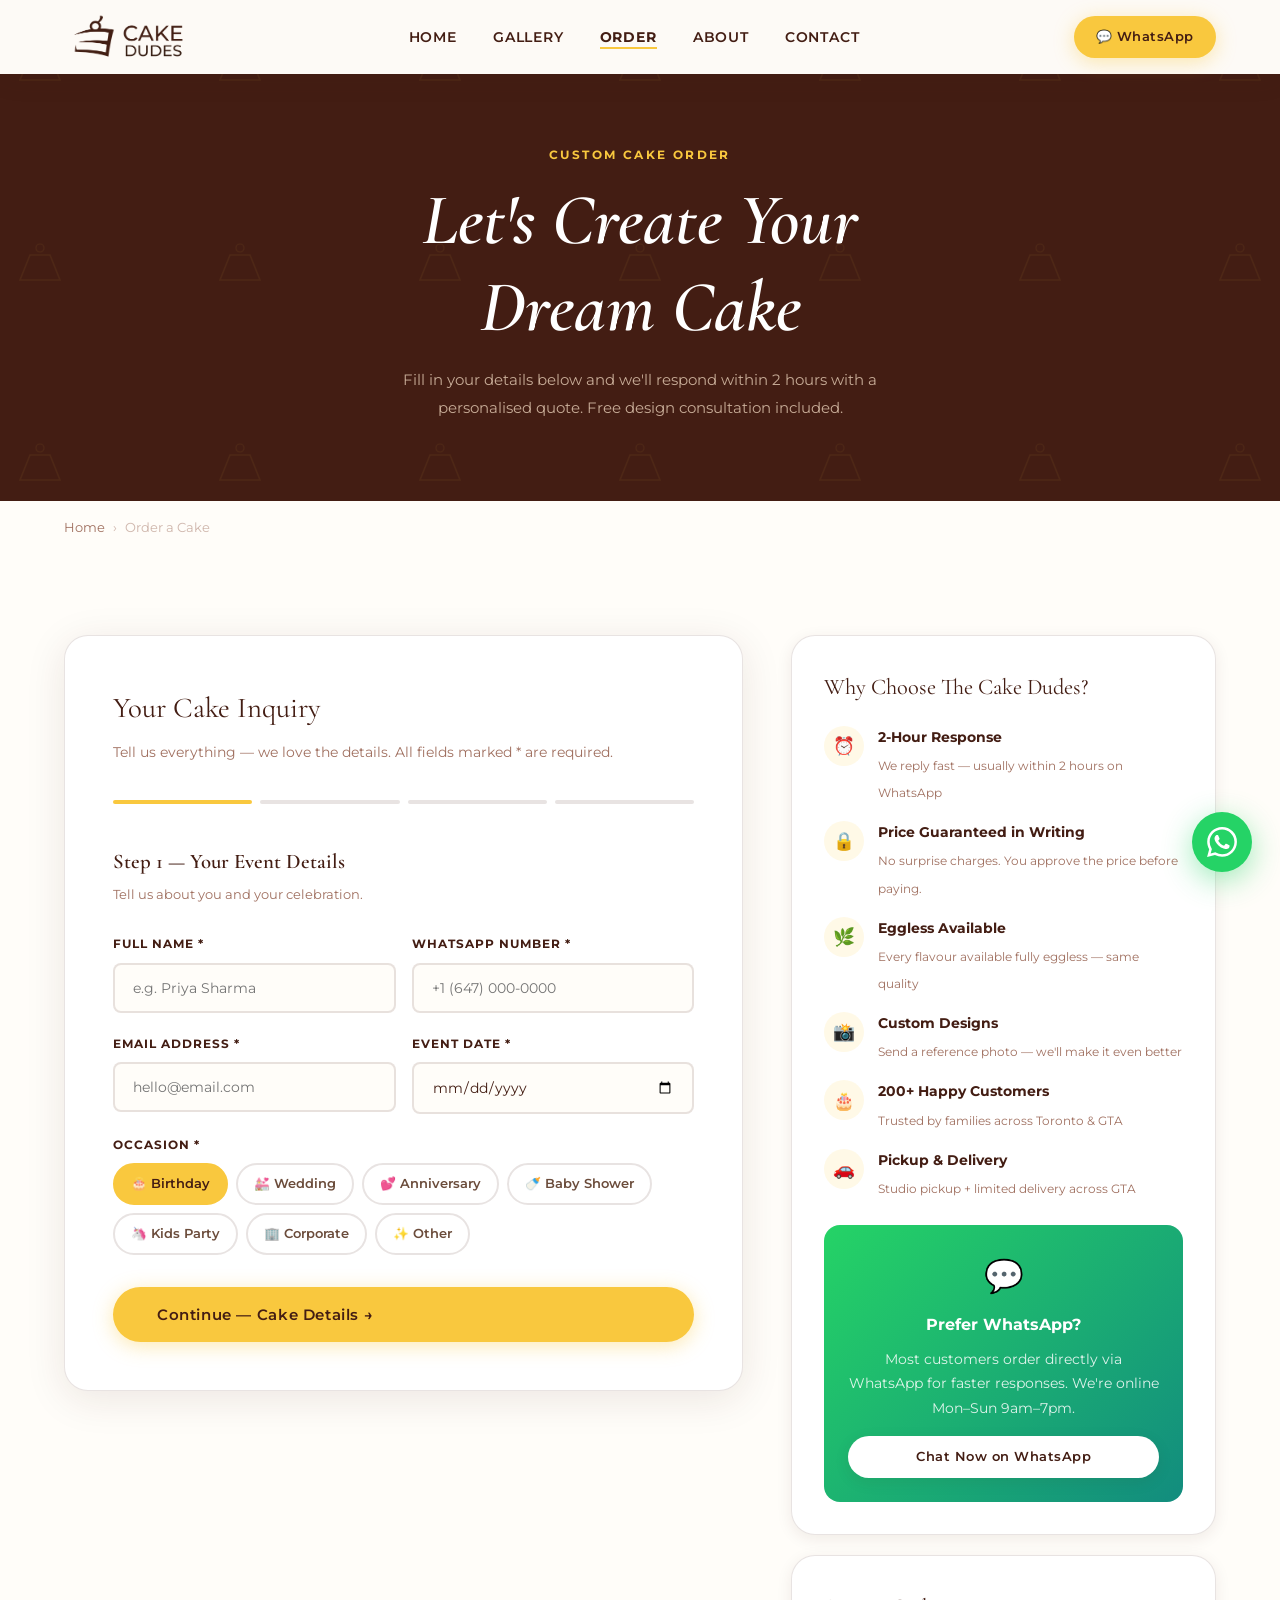
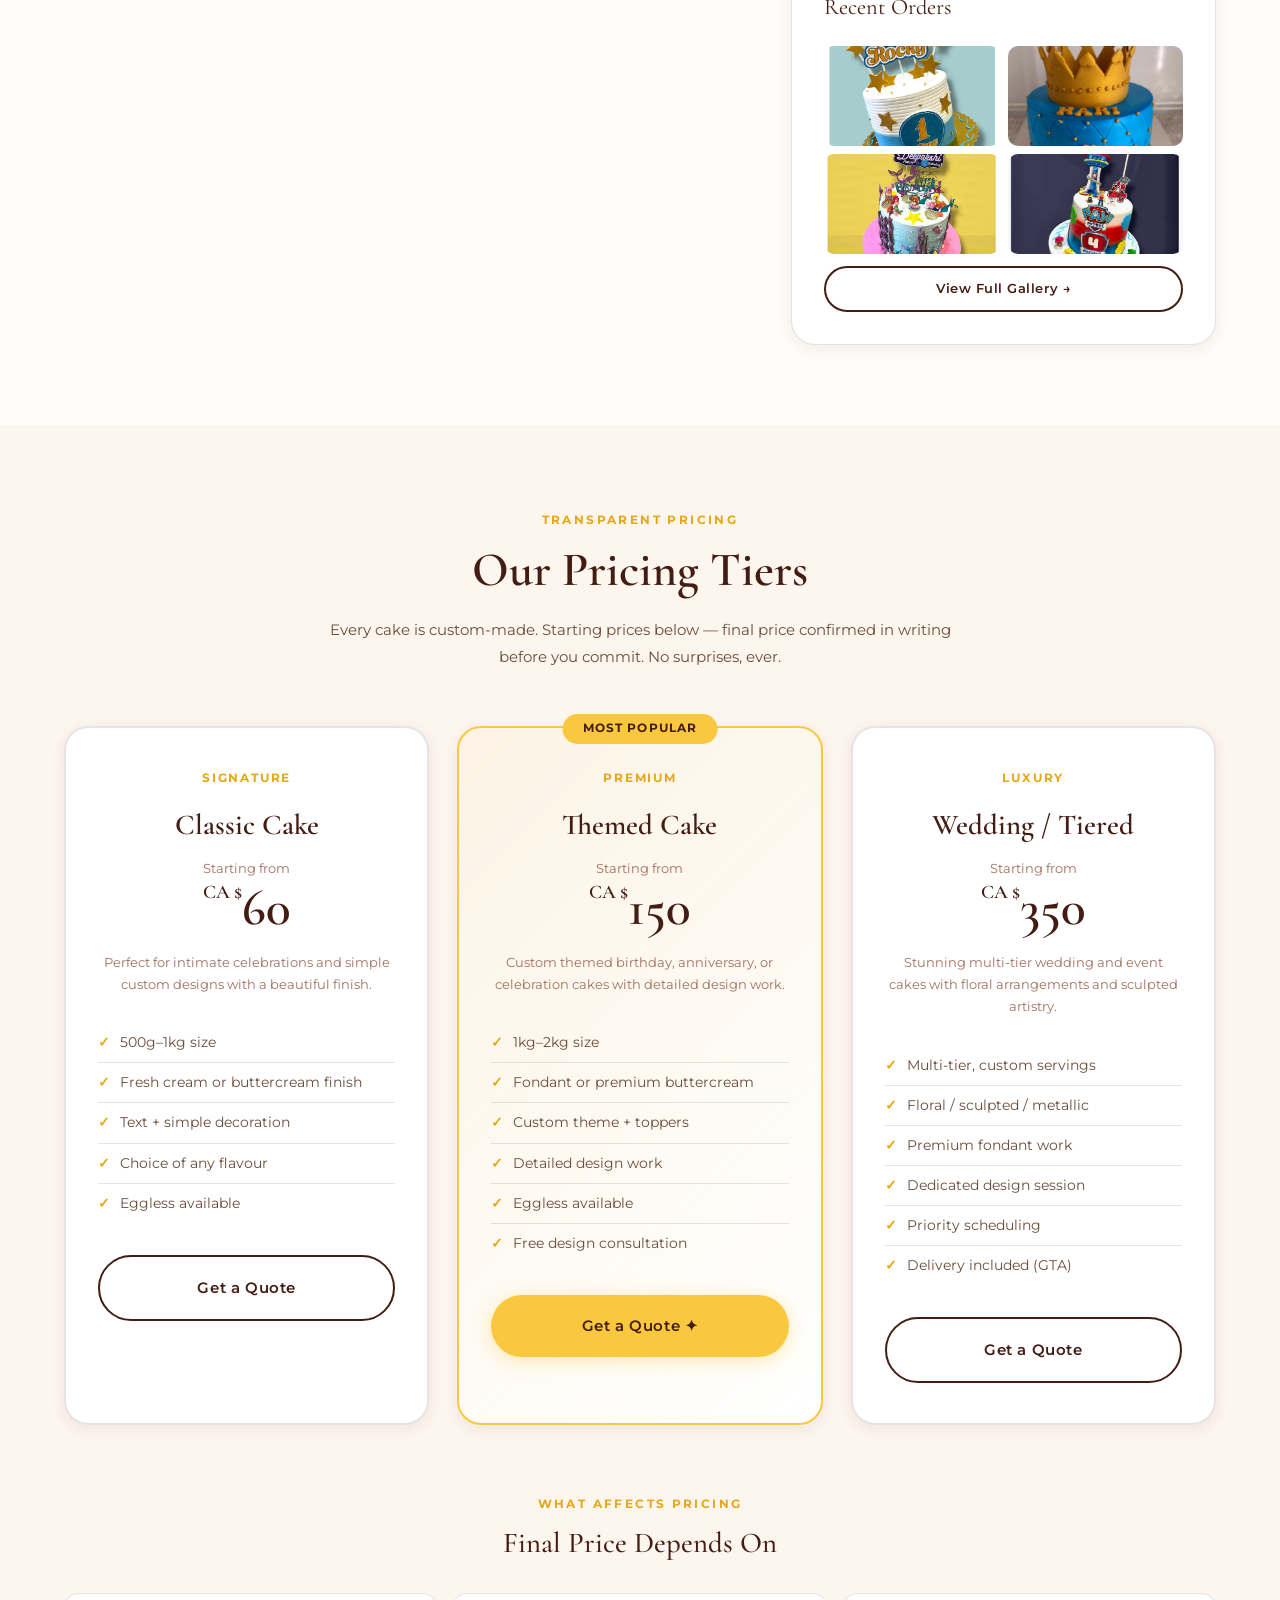
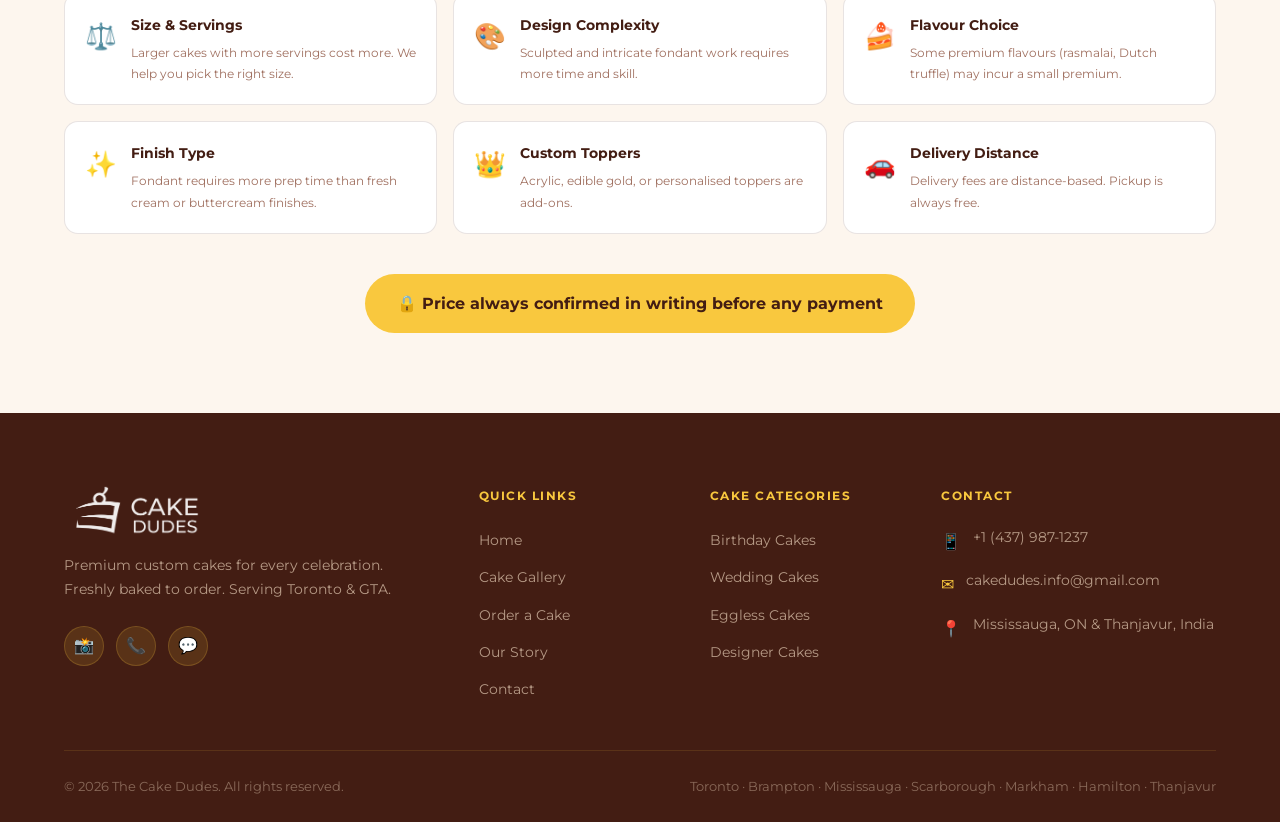
<file: order.html>
<!DOCTYPE html>
<html lang="en-CA">
<head>
  <meta charset="UTF-8" />
  <meta name="viewport" content="width=device-width, initial-scale=1.0" />
  <title>Order a Custom Cake | The Cake Dudes — Toronto & GTA</title>
  <meta name="description" content="Order a premium custom cake from The Cake Dudes. Birthday, wedding, anniversary & eggless cakes in Toronto & GTA. Free design consultation. Response within 2 hours." />
  <meta name="geo.region" content="CA-ON" />
  <meta name="robots" content="index, follow" />
  <meta property="og:type" content="website" />
  <meta property="og:url" content="https://www.thecakedudes.com/order.html" />
  <meta property="og:site_name" content="The Cake Dudes" />
  <meta property="og:locale" content="en_CA" />
  <meta property="og:title" content="Order a Custom Cake | The Cake Dudes — Toronto & GTA" />
  <meta property="og:description" content="Order a premium custom birthday, wedding or anniversary cake from The Cake Dudes. Free design consultation. Response in 2 hours. From $60." />
  <meta property="og:image" content="https://www.thecakedudes.com/images/cakes/newcake3.jpeg" />
  <meta name="twitter:card" content="summary_large_image" />
  <meta name="twitter:site" content="@cakedudes_ca" />
  <meta name="twitter:title" content="Order a Custom Cake | The Cake Dudes — Toronto &amp; GTA" />
  <meta name="twitter:description" content="Order your custom birthday, wedding or celebration cake online. The Cake Dudes — Toronto &amp; GTA. Eggless options. From $60." />
  <meta name="twitter:image" content="https://www.thecakedudes.com/images/cakes/newcake3.jpeg" />
  <meta name="geo.placename" content="Mississauga, Ontario, Canada" />
  <meta name="geo.position" content="43.6095;-79.5933" />
  <meta name="ICBM" content="43.6095, -79.5933" />
  <link rel="canonical" href="https://www.thecakedudes.com/order.html" />
  <link rel="icon" type="image/png" href="images/logo-yellow.png" />
  <link rel="apple-touch-icon" href="images/logo-yellow.png" />
  <link rel="preconnect" href="https://fonts.googleapis.com" />
  <link rel="preconnect" href="https://fonts.gstatic.com" crossorigin />
  <link rel="stylesheet" href="css/style.css" />
  <script type="application/ld+json">
  {
    "@context": "https://schema.org",
    "@type": "BreadcrumbList",
    "itemListElement": [
      {"@type":"ListItem","position":1,"name":"Home","item":"https://www.thecakedudes.com/"},
      {"@type":"ListItem","position":2,"name":"Order a Cake","item":"https://www.thecakedudes.com/order.html"}
    ]
  }
  </script>
  <script type="application/ld+json">
  {
    "@context": "https://schema.org",
    "@type": "Service",
    "name": "Custom Cake Order",
    "provider": {"@type":"Bakery","name":"The Cake Dudes","url":"https://www.thecakedudes.com"},
    "areaServed": "Greater Toronto Area, Ontario, Canada",
    "description": "Order a fully custom birthday, wedding, anniversary or eggless celebration cake. Free design consultation. Pricing confirmed in writing before you commit.",
    "hasOfferCatalog": {
      "@type": "OfferCatalog",
      "name": "Cake Pricing Tiers",
      "itemListElement": [
        {"@type":"Offer","name":"Signature Cake","price":"60","priceCurrency":"CAD"},
        {"@type":"Offer","name":"Premium Cake","price":"150","priceCurrency":"CAD"},
        {"@type":"Offer","name":"Luxury Cake","price":"350","priceCurrency":"CAD"}
      ]
    }
  }
  </script>
  <style>
    /* Pricing section on this page */
    .pricing-section { background: var(--cream-light); padding: 80px 0; }
    .factors-grid { display: grid; grid-template-columns: repeat(3, 1fr); gap: 16px; margin-top: 32px; }
    .factor-card { background: var(--white); border-radius: 14px; padding: 20px; border: 1px solid var(--border); display: flex; align-items: flex-start; gap: 14px; }
    .factor-icon { font-size: 1.6rem; flex-shrink: 0; }
    .factor-title { font-weight: 700; font-size: 0.88rem; color: var(--brown); margin-bottom: 4px; }
    .factor-desc { font-size: 0.78rem; color: var(--text-light); }
    @media (max-width: 768px) { .factors-grid { grid-template-columns: 1fr 1fr; } }
    @media (max-width: 480px) { .factors-grid { grid-template-columns: 1fr; } }
    #form-success { display:none; text-align:center; padding: 60px 20px; }
    #form-success .success-icon { font-size: 4rem; margin-bottom: 16px; }
    #form-success h3 { font-family:'Cormorant Garamond',serif; font-size:2rem; color:var(--brown); margin-bottom:12px; }
    #form-success p { color: var(--text-light); max-width: 400px; margin: 0 auto 24px; }
  </style>
</head>
<body>

<!-- NAVBAR -->
<nav class="navbar scrolled-always">
  <div class="nav-inner">
    <a href="index.html" class="nav-logo">
      <img src="images/logo-brown.png" class="nav-logo-img logo-dark" alt="The Cake Dudes" />
    </a>
    <ul class="nav-links">
      <li><a href="index.html">Home</a></li>
      <li><a href="gallery.html">Gallery</a></li>
      <li><a href="order.html" class="active" aria-current="page">Order</a></li>
      <li><a href="about.html">About</a></li>
      <li><a href="contact.html">Contact</a></li>
    </ul>
    <div class="nav-cta">
      <a href="#" data-whatsapp="Hi The Cake Dudes! I'd like to order a custom cake 🎂" class="btn btn-primary btn-sm">💬 WhatsApp</a>
      <button class="hamburger" aria-label="Open menu"><span></span><span></span><span></span></button>
    </div>
  </div>
</nav>
<div class="mobile-menu">
  <button class="mobile-menu-close">✕</button>
  <a href="index.html">Home</a><a href="gallery.html">Gallery</a><a href="order.html">Order a Cake</a><a href="about.html">Our Story</a><a href="contact.html">Contact</a>
  <a href="order.html" class="btn btn-primary">Order Now ✦</a>
</div>

<!-- PAGE HERO -->
<section class="page-hero">
  <div class="container">
    <span class="section-label">Custom Cake Order</span>
    <h1>Let's Create Your<br/><em>Dream Cake</em></h1>
    <p>Fill in your details below and we'll respond within 2 hours with a personalised quote. Free design consultation included.</p>
  </div>
</section>

<!-- BREADCRUMB -->
<div class="container"><div class="breadcrumb"><a href="index.html">Home</a><span>›</span><span>Order a Cake</span></div></div>

<!-- ORDER FORM SECTION -->
<section class="order-form-section">
  <div class="container">
    <div class="order-layout">

      <!-- FORM CARD -->
      <div class="form-card">
        <div class="form-title">Your Cake Inquiry</div>
        <div class="form-subtitle">Tell us everything — we love the details. All fields marked * are required.</div>

        <!-- Step Indicator -->
        <div class="form-step-indicator">
          <div class="form-step-dot active"></div>
          <div class="form-step-dot"></div>
          <div class="form-step-dot"></div>
          <div class="form-step-dot"></div>
        </div>

        <form id="order-form" novalidate>

          <!-- STEP 1: Event Details -->
          <div class="form-step">
            <div style="margin-bottom:28px;">
              <div style="font-family:'Cormorant Garamond',serif; font-size:1.3rem; color:var(--brown); margin-bottom:4px; font-weight:600;">Step 1 — Your Event Details</div>
              <div style="font-size:0.82rem; color:var(--text-light);">Tell us about you and your celebration.</div>
            </div>
            <div class="form-row">
              <div class="form-group">
                <label class="form-label" for="name">Full Name *</label>
                <input type="text" id="name" name="name" class="form-input" placeholder="e.g. Priya Sharma" required />
              </div>
              <div class="form-group">
                <label class="form-label" for="phone">WhatsApp Number *</label>
                <input type="tel" id="phone" name="phone" class="form-input" placeholder="+1 (647) 000-0000" required />
              </div>
            </div>
            <div class="form-row">
              <div class="form-group">
                <label class="form-label" for="email">Email Address *</label>
                <input type="email" id="email" name="email" class="form-input" placeholder="hello@email.com" required />
              </div>
              <div class="form-group">
                <label class="form-label" for="event_date">Event Date *</label>
                <input type="date" id="event_date" name="event_date" class="form-input" required />
              </div>
            </div>
            <div class="form-group">
              <label class="form-label">Occasion *</label>
              <div class="form-chip-group">
                <span class="form-chip selected" data-value="birthday">🎂 Birthday</span>
                <span class="form-chip" data-value="wedding">💒 Wedding</span>
                <span class="form-chip" data-value="anniversary">💕 Anniversary</span>
                <span class="form-chip" data-value="babyshower">🍼 Baby Shower</span>
                <span class="form-chip" data-value="kids">🦄 Kids Party</span>
                <span class="form-chip" data-value="corporate">🏢 Corporate</span>
                <span class="form-chip" data-value="other">✨ Other</span>
              </div>
            </div>
            <select name="event_type" id="event_type" class="form-select" style="display:none;">
              <option>Birthday</option><option>Wedding</option><option>Anniversary</option>
              <option>Baby Shower</option><option>Kids Party</option><option>Other</option>
            </select>
            <div class="form-actions">
              <button type="button" data-next-step class="btn btn-primary btn-lg" style="width:100%;">Continue — Cake Details →</button>
            </div>
          </div>

          <!-- STEP 2: Cake Details -->
          <div class="form-step" style="display:none;">
            <div style="margin-bottom:28px;">
              <div style="font-family:'Cormorant Garamond',serif; font-size:1.3rem; color:var(--brown); margin-bottom:4px; font-weight:600;">Step 2 — Cake Details</div>
              <div style="font-size:0.82rem; color:var(--text-light);">Tell us about your dream cake design.</div>
            </div>
            <div class="form-row">
              <div class="form-group">
                <label class="form-label" for="cake_size">Cake Size</label>
                <select id="cake_size" name="cake_size" class="form-select">
                  <option value="">Select size...</option>
                  <option>500g (~6–8 servings)</option>
                  <option>1kg (~12–15 servings)</option>
                  <option>1.5kg (~18–22 servings)</option>
                  <option>2kg (~25–30 servings)</option>
                  <option>3kg (~40–45 servings)</option>
                  <option>Custom / Multi-tier</option>
                </select>
              </div>
              <div class="form-group">
                <label class="form-label" for="servings">Approx. Servings</label>
                <input type="number" id="servings" name="servings" class="form-input" placeholder="e.g. 20 people" min="1" />
              </div>
            </div>
            <div class="form-group">
              <label class="form-label">Flavour Preference</label>
              <div class="form-chip-group">
                <span class="form-chip selected" data-value="vanilla">🍦 Vanilla</span>
                <span class="form-chip" data-value="chocolate">🍫 Chocolate Truffle</span>
                <span class="form-chip" data-value="blackforest">🍒 Black Forest</span>
                <span class="form-chip" data-value="redvelvet">🔴 Red Velvet</span>
                <span class="form-chip" data-value="butterscotch">🍯 Butterscotch</span>
                <span class="form-chip" data-value="mango">🥭 Mango</span>
                <span class="form-chip" data-value="rasmalai">🥛 Rasmalai</span>
                <span class="form-chip" data-value="dutchtruffle">🍫 Dutch Truffle</span>
                <span class="form-chip" data-value="blueberry">🫐 Blueberry</span>
                <span class="form-chip" data-value="custom">✨ Custom</span>
              </div>
              <input type="hidden" name="flavour" id="flavour_input" value="Vanilla" />
            </div>
            <div class="form-group">
              <label class="form-label">Cake Finish</label>
              <div class="form-toggle-group">
                <div class="form-toggle selected">Buttercream</div>
                <div class="form-toggle">Fondant</div>
                <div class="form-toggle">Fresh Cream</div>
                <div class="form-toggle">Not Sure</div>
              </div>
            </div>
            <div class="form-group">
              <label class="form-label">Eggless Required?</label>
              <div class="form-toggle-group" style="max-width:300px;">
                <div class="form-toggle selected">Yes, Eggless Please</div>
                <div class="form-toggle">No Preference</div>
              </div>
            </div>
            <div class="form-actions" style="gap:12px;">
              <button type="button" data-prev-step class="btn btn-secondary" style="flex:1;">← Back</button>
              <button type="button" data-next-step class="btn btn-primary" style="flex:2;">Continue — Delivery →</button>
            </div>
          </div>

          <!-- STEP 3: Delivery -->
          <div class="form-step" style="display:none;">
            <div style="margin-bottom:28px;">
              <div style="font-family:'Cormorant Garamond',serif; font-size:1.3rem; color:var(--brown); margin-bottom:4px; font-weight:600;">Step 3 — Pickup or Delivery</div>
              <div style="font-size:0.82rem; color:var(--text-light);">How would you like to receive your cake?</div>
            </div>
            <div class="form-group">
              <label class="form-label">Order Type</label>
              <div class="form-toggle-group" style="max-width:400px;">
                <div class="form-toggle selected">🏠 Pickup from Studio</div>
                <div class="form-toggle">🚗 Delivery to Me</div>
              </div>
            </div>
            <div class="form-row">
              <div class="form-group">
                <label class="form-label" for="city">Your City / Area *</label>
                <input type="text" id="city" name="city" class="form-input" placeholder="e.g. Brampton, ON" />
              </div>
              <div class="form-group">
                <label class="form-label" for="pickup_time">Preferred Time</label>
                <input type="time" id="pickup_time" name="pickup_time" class="form-input" />
              </div>
            </div>
            <div class="form-group">
              <label class="form-label" for="address">Delivery Address (if applicable)</label>
              <input type="text" id="address" name="address" class="form-input" placeholder="Full address for delivery" />
            </div>
            <div class="form-group">
              <label class="form-label">Add-ons (optional)</label>
              <div class="form-chip-group">
                <span class="form-chip" data-value="cupcakes">🧁 Matching Cupcakes (+$45)</span>
                <span class="form-chip" data-value="topper">✨ Custom Topper (+$15)</span>
                <span class="form-chip" data-value="dessertbox">🎁 Dessert Box (+$40)</span>
                <span class="form-chip" data-value="candles">🕯️ Candles (+$5)</span>
                <span class="form-chip" data-value="package">🎉 Full Party Package (+$180)</span>
              </div>
            </div>
            <div class="form-actions" style="gap:12px;">
              <button type="button" data-prev-step class="btn btn-secondary" style="flex:1;">← Back</button>
              <button type="button" data-next-step class="btn btn-primary" style="flex:2;">Continue — Final Details →</button>
            </div>
          </div>

          <!-- STEP 4: Budget & Notes -->
          <div class="form-step" style="display:none;">
            <div style="margin-bottom:28px;">
              <div style="font-family:'Cormorant Garamond',serif; font-size:1.3rem; color:var(--brown); margin-bottom:4px; font-weight:600;">Step 4 — Budget &amp; Final Notes</div>
              <div style="font-size:0.82rem; color:var(--text-light);">Almost done! Share your budget and any special requirements.</div>
            </div>
            <div class="form-group">
              <label class="form-label">Budget Range (CAD)</label>
              <div class="form-chip-group">
                <span class="form-chip" data-value="under100">Under $100</span>
                <span class="form-chip selected" data-value="100-200">$100 – $200</span>
                <span class="form-chip" data-value="200-400">$200 – $400</span>
                <span class="form-chip" data-value="400-700">$400 – $700</span>
                <span class="form-chip" data-value="700plus">$700+</span>
              </div>
            </div>
            <div class="form-group">
              <label class="form-label" for="design_ref">Design Reference (Instagram link or description)</label>
              <input type="text" id="design_ref" name="design_ref" class="form-input" placeholder="Paste Instagram/Pinterest link or describe your vision..." />
            </div>
            <div class="form-group">
              <label class="form-label" for="notes">Additional Notes / Special Requests</label>
              <textarea id="notes" name="notes" class="form-textarea" placeholder="Any allergies, dietary requirements, colour preferences, message on cake, number of candles..."></textarea>
            </div>
            <div class="form-group">
              <label class="form-label" for="how_found">How Did You Hear About Us?</label>
              <select id="how_found" name="how_found" class="form-select">
                <option value="">Select...</option>
                <option>Instagram</option>
                <option>Google Search</option>
                <option>Friend / Family Referral</option>
                <option>WhatsApp Group</option>
                <option>YouTube</option>
                <option>Other</option>
              </select>
            </div>

            <!-- Trust reminder -->
            <div style="background:rgba(249,200,62,0.08); border:1px solid rgba(249,200,62,0.3); border-radius:12px; padding:16px 20px; margin-bottom:24px; display:flex; align-items:center; gap:12px;">
              <span style="font-size:1.4rem;">🔒</span>
              <div style="font-size:0.82rem; color:var(--text-mid);">
                <strong style="color:var(--brown); display:block; margin-bottom:2px;">Price confirmed before any payment</strong>
                We'll send you a detailed quote. No commitment until you approve.
              </div>
            </div>

            <div class="form-actions" style="flex-direction:column; gap:12px;">
              <div style="display:flex; gap:12px;">
                <button type="button" data-prev-step class="btn btn-secondary" style="flex:1;">← Back</button>
                <button type="submit" class="btn btn-primary btn-lg" style="flex:2;">Submit Inquiry ✦</button>
              </div>
              <button type="button" id="wa-submit" class="btn btn-lg" style="background:#25D366; color:white; justify-content:center; width:100%; font-size:0.9rem;">
                💬 Or Send Directly via WhatsApp (Faster Response)
              </button>
            </div>
          </div>

        </form>

        <!-- Success State -->
        <div id="form-success">
          <div class="success-icon">🎂</div>
          <h3>Thank You! We've Got Your Order!</h3>
          <p>We'll review your details and respond within 2 hours with a personalised quote and design confirmation.</p>
          <div style="display:flex; gap:12px; justify-content:center; flex-wrap:wrap;">
            <a href="gallery.html" class="btn btn-secondary">Browse More Designs</a>
            <a href="#" data-whatsapp="Hi! I just submitted a cake inquiry. Just following up! 🎂" class="btn btn-primary">💬 Follow Up on WhatsApp</a>
          </div>
        </div>

      </div>

      <!-- SIDEBAR -->
      <div>
        <div class="sidebar-card">
          <div class="sidebar-card-title">Why Choose The Cake Dudes?</div>
          <div class="trust-point">
            <div class="trust-point-icon">⏰</div>
            <div class="trust-point-text">
              <strong>2-Hour Response</strong>
              <span>We reply fast — usually within 2 hours on WhatsApp</span>
            </div>
          </div>
          <div class="trust-point">
            <div class="trust-point-icon">🔒</div>
            <div class="trust-point-text">
              <strong>Price Guaranteed in Writing</strong>
              <span>No surprise charges. You approve the price before paying.</span>
            </div>
          </div>
          <div class="trust-point">
            <div class="trust-point-icon">🌿</div>
            <div class="trust-point-text">
              <strong>Eggless Available</strong>
              <span>Every flavour available fully eggless — same quality</span>
            </div>
          </div>
          <div class="trust-point">
            <div class="trust-point-icon">📸</div>
            <div class="trust-point-text">
              <strong>Custom Designs</strong>
              <span>Send a reference photo — we'll make it even better</span>
            </div>
          </div>
          <div class="trust-point">
            <div class="trust-point-icon">🎂</div>
            <div class="trust-point-text">
              <strong>200+ Happy Customers</strong>
              <span>Trusted by families across Toronto &amp; GTA</span>
            </div>
          </div>
          <div class="trust-point">
            <div class="trust-point-icon">🚗</div>
            <div class="trust-point-text">
              <strong>Pickup &amp; Delivery</strong>
              <span>Studio pickup + limited delivery across GTA</span>
            </div>
          </div>

          <!-- WhatsApp CTA -->
          <div class="wa-cta-card">
            <div style="font-size:2rem; margin-bottom:8px;">💬</div>
            <strong style="font-size:1rem; display:block; margin-bottom:8px;">Prefer WhatsApp?</strong>
            <p>Most customers order directly via WhatsApp for faster responses. We're online Mon–Sun 9am–7pm.</p>
            <a href="#" data-whatsapp="Hi The Cake Dudes! I'd like to order a custom cake 🎂 Can you help me?" class="btn btn-white btn-sm" style="width:100%; justify-content:center;">Chat Now on WhatsApp</a>
          </div>
        </div>

        <!-- Sample Cakes mini gallery -->
        <div class="sidebar-card" style="margin-top: 20px;">
          <div class="sidebar-card-title">Recent Orders</div>
          <div style="display:grid; grid-template-columns:1fr 1fr; gap:8px;">
            <img src="images/cakes/newcake3.jpeg" alt="Star birthday cake by The Cake Dudes" style="border-radius:10px; width:100%; height:100px; object-fit:cover;" loading="lazy"/>
            <img src="images/cakes/cake9.jpeg" alt="Royal crown designer cake by The Cake Dudes" style="border-radius:10px; width:100%; height:100px; object-fit:cover;" loading="lazy"/>
            <img src="images/cakes/newcake7.jpeg" alt="Mermaid kids cake by The Cake Dudes" style="border-radius:10px; width:100%; height:100px; object-fit:cover;" loading="lazy"/>
            <img src="images/cakes/newcake4.jpeg" alt="Paw Patrol designer cake by The Cake Dudes" style="border-radius:10px; width:100%; height:100px; object-fit:cover;" loading="lazy"/>
          </div>
          <a href="gallery.html" class="btn btn-secondary btn-sm" style="width:100%; justify-content:center; margin-top:12px;">View Full Gallery →</a>
        </div>
      </div>

    </div>
  </div>
</section>

<!-- PRICING SECTION -->
<section class="pricing-section" id="pricing">
  <div class="container">
    <div class="section-header reveal">
      <span class="section-label">Transparent Pricing</span>
      <h2>Our Pricing Tiers</h2>
      <p>Every cake is custom-made. Starting prices below — final price confirmed in writing before you commit. No surprises, ever.</p>
    </div>
    <div class="pricing-grid" data-stagger>
      <div class="pricing-card reveal">
        <div class="pricing-tier">Signature</div>
        <div class="pricing-name">Classic Cake</div>
        <div class="pricing-from">Starting from</div>
        <div class="pricing-price"><sup>CA $</sup>60</div>
        <div class="pricing-desc">Perfect for intimate celebrations and simple custom designs with a beautiful finish.</div>
        <div class="pricing-features">
          <div class="pricing-feature">500g–1kg size</div>
          <div class="pricing-feature">Fresh cream or buttercream finish</div>
          <div class="pricing-feature">Text + simple decoration</div>
          <div class="pricing-feature">Choice of any flavour</div>
          <div class="pricing-feature">Eggless available</div>
        </div>
        <a href="order.html" class="btn btn-secondary btn-lg" style="width:100%; justify-content:center;">Get a Quote</a>
      </div>
      <div class="pricing-card featured reveal">
        <div class="pricing-popular">Most Popular</div>
        <div class="pricing-tier">Premium</div>
        <div class="pricing-name">Themed Cake</div>
        <div class="pricing-from">Starting from</div>
        <div class="pricing-price"><sup>CA $</sup>150</div>
        <div class="pricing-desc">Custom themed birthday, anniversary, or celebration cakes with detailed design work.</div>
        <div class="pricing-features">
          <div class="pricing-feature">1kg–2kg size</div>
          <div class="pricing-feature">Fondant or premium buttercream</div>
          <div class="pricing-feature">Custom theme + toppers</div>
          <div class="pricing-feature">Detailed design work</div>
          <div class="pricing-feature">Eggless available</div>
          <div class="pricing-feature">Free design consultation</div>
        </div>
        <a href="order.html" class="btn btn-primary btn-lg" style="width:100%; justify-content:center;">Get a Quote ✦</a>
      </div>
      <div class="pricing-card reveal">
        <div class="pricing-tier">Luxury</div>
        <div class="pricing-name">Wedding / Tiered</div>
        <div class="pricing-from">Starting from</div>
        <div class="pricing-price"><sup>CA $</sup>350</div>
        <div class="pricing-desc">Stunning multi-tier wedding and event cakes with floral arrangements and sculpted artistry.</div>
        <div class="pricing-features">
          <div class="pricing-feature">Multi-tier, custom servings</div>
          <div class="pricing-feature">Floral / sculpted / metallic</div>
          <div class="pricing-feature">Premium fondant work</div>
          <div class="pricing-feature">Dedicated design session</div>
          <div class="pricing-feature">Priority scheduling</div>
          <div class="pricing-feature">Delivery included (GTA)</div>
        </div>
        <a href="order.html" class="btn btn-secondary btn-lg" style="width:100%; justify-content:center;">Get a Quote</a>
      </div>
    </div>

    <!-- Price factors -->
    <div style="margin-top: 64px;" class="reveal">
      <div class="section-header" style="margin-bottom: 32px;">
        <span class="section-label">What Affects Pricing</span>
        <h3 style="font-size:1.8rem;">Final Price Depends On</h3>
      </div>
      <div class="factors-grid">
        <div class="factor-card">
          <div class="factor-icon">⚖️</div>
          <div><div class="factor-title">Size &amp; Servings</div><div class="factor-desc">Larger cakes with more servings cost more. We help you pick the right size.</div></div>
        </div>
        <div class="factor-card">
          <div class="factor-icon">🎨</div>
          <div><div class="factor-title">Design Complexity</div><div class="factor-desc">Sculpted and intricate fondant work requires more time and skill.</div></div>
        </div>
        <div class="factor-card">
          <div class="factor-icon">🍰</div>
          <div><div class="factor-title">Flavour Choice</div><div class="factor-desc">Some premium flavours (rasmalai, Dutch truffle) may incur a small premium.</div></div>
        </div>
        <div class="factor-card">
          <div class="factor-icon">✨</div>
          <div><div class="factor-title">Finish Type</div><div class="factor-desc">Fondant requires more prep time than fresh cream or buttercream finishes.</div></div>
        </div>
        <div class="factor-card">
          <div class="factor-icon">👑</div>
          <div><div class="factor-title">Custom Toppers</div><div class="factor-desc">Acrylic, edible gold, or personalised toppers are add-ons.</div></div>
        </div>
        <div class="factor-card">
          <div class="factor-icon">🚗</div>
          <div><div class="factor-title">Delivery Distance</div><div class="factor-desc">Delivery fees are distance-based. Pickup is always free.</div></div>
        </div>
      </div>
    </div>

    <div class="text-center mt-40">
      <div style="background:var(--gold); display:inline-flex; align-items:center; gap:12px; padding:16px 32px; border-radius:var(--radius-pill); font-weight:700; color:var(--brown);">
        🔒 Price always confirmed in writing before any payment
      </div>
    </div>

  </div>
</section>

<!-- FOOTER -->
<footer class="footer">
  <div class="footer-top">
    <div class="container">
      <div class="footer-grid">
        <div>
          <img src="images/logo-white.png" alt="The Cake Dudes" class="footer-logo-img" style="margin-bottom:12px;" />
          <p class="footer-brand-desc">Premium custom cakes for every celebration. Freshly baked to order. Serving Toronto &amp; GTA.</p>
          <div class="footer-social">
            <a href="https://www.instagram.com/cakedudes.tnj/" target="_blank" rel="noopener" class="footer-social-btn">📸</a>
            <a href="tel:+14379871237" class="footer-social-btn">📞</a>
            <a href="#" data-whatsapp="Hi!" class="footer-social-btn">💬</a>
          </div>
        </div>
        <div>
          <div class="footer-col-title">Quick Links</div>
          <ul class="footer-links">
            <li><a href="index.html">Home</a></li>
            <li><a href="gallery.html">Cake Gallery</a></li>
            <li><a href="order.html">Order a Cake</a></li>
            <li><a href="about.html">Our Story</a></li>
            <li><a href="contact.html">Contact</a></li>
          </ul>
        </div>
        <div>
          <div class="footer-col-title">Cake Categories</div>
          <ul class="footer-links">
            <li><a href="gallery.html?filter=birthday">Birthday Cakes</a></li>
            <li><a href="gallery.html?filter=wedding">Wedding Cakes</a></li>
            <li><a href="gallery.html?filter=eggless">Eggless Cakes</a></li>
            <li><a href="gallery.html?filter=designer">Designer Cakes</a></li>
          </ul>
        </div>
        <div>
          <div class="footer-col-title">Contact</div>
          <div class="footer-contact-item"><span class="footer-contact-icon">📱</span><a href="tel:+14379871237" style="color:rgba(243,219,195,0.65)">+1 (437) 987-1237</a></div>
          <div class="footer-contact-item"><span class="footer-contact-icon">✉</span><a href="mailto:cakedudes.info@gmail.com" style="color:rgba(243,219,195,0.65)">cakedudes.info@gmail.com</a></div>
          <div class="footer-contact-item"><span class="footer-contact-icon">📍</span><span style="color:rgba(243,219,195,0.65)">Mississauga, ON & Thanjavur, India</span></div>
        </div>
      </div>
    </div>
  </div>
  <div class="container">
    <div class="footer-bottom">
      <p>© 2026 The Cake Dudes. All rights reserved.</p>
      <p class="footer-locations">Toronto · Brampton · Mississauga · Scarborough · Markham · Hamilton · Thanjavur</p>
    </div>
  </div>
</footer>

<a href="#" data-whatsapp="Hi The Cake Dudes! I'd like to order a custom cake 🎂" class="whatsapp-float">
  <div class="whatsapp-tooltip">Chat on WhatsApp</div>
  <svg viewBox="0 0 24 24" xmlns="http://www.w3.org/2000/svg"><path d="M17.472 14.382c-.297-.149-1.758-.867-2.03-.967-.273-.099-.471-.148-.67.15-.197.297-.767.966-.94 1.164-.173.199-.347.223-.644.075-.297-.15-1.255-.463-2.39-1.475-.883-.788-1.48-1.761-1.653-2.059-.173-.297-.018-.458.13-.606.134-.133.298-.347.446-.52.149-.174.198-.298.298-.497.099-.198.05-.371-.025-.52-.075-.149-.669-1.612-.916-2.207-.242-.579-.487-.5-.669-.51-.173-.008-.371-.01-.57-.01-.198 0-.52.074-.792.372-.272.297-1.04 1.016-1.04 2.479 0 1.462 1.065 2.875 1.213 3.074.149.198 2.096 3.2 5.077 4.487.709.306 1.262.489 1.694.625.712.227 1.36.195 1.871.118.571-.085 1.758-.719 2.006-1.413.248-.694.248-1.289.173-1.413-.074-.124-.272-.198-.57-.347m-5.421 7.403h-.004a9.87 9.87 0 01-5.031-1.378l-.361-.214-3.741.982.998-3.648-.235-.374a9.86 9.86 0 01-1.51-5.26c.001-5.45 4.436-9.884 9.888-9.884 2.64 0 5.122 1.03 6.988 2.898a9.825 9.825 0 012.893 6.994c-.003 5.45-4.437 9.884-9.885 9.884m8.413-18.297A11.815 11.815 0 0012.05 0C5.495 0 .16 5.335.157 11.892c0 2.096.547 4.142 1.588 5.945L.057 24l6.305-1.654a11.882 11.882 0 005.683 1.448h.005c6.554 0 11.89-5.335 11.893-11.893a11.821 11.821 0 00-3.48-8.413z"/></svg>
</a>
<div class="mobile-cta-bar">
  <a href="tel:+14379871237" class="btn btn-secondary btn-sm">📞 Call</a>
  <a href="#" data-whatsapp="Hi The Cake Dudes! I'd like to place an order 🎂" class="btn btn-primary btn-sm">💬 WhatsApp Order</a>
</div>

<script src="js/main.js"></script>
</body>
</html>
</file>
<file: css/style.css>
/* ============================================================
   CAKE BEAUTIES — Main Stylesheet
   Brand: Adapted from Cake Dudes Branding Document
   Colors: #F9C83E (Gold), #431D13 (Dark Brown), #F3DBC3 (Cream)
   Font: Montserrat + Cormorant Garamond
   ============================================================ */

@import url('https://fonts.googleapis.com/css2?family=Cormorant+Garamond:ital,wght@0,400;0,500;0,600;1,400;1,600&family=Montserrat:wght@300;400;500;600;700;800&display=swap');

/* ── CSS Variables ── */
:root {
  --gold:         #F9C83E;
  --gold-dark:    #E6A817;
  --gold-light:   #FDE89A;
  --brown:        #431D13;
  --brown-mid:    #6B3420;
  --brown-light:  #A0614A;
  --cream:        #F3DBC3;
  --cream-light:  #FDF6EE;
  --cream-white:  #FFFDF9;
  --red:          #D2302C;
  --teal:         #5CC4AB;
  --dark:         #272727;
  --white:        #FFFFFF;
  --text:         #431D13;
  --text-mid:     #6B4C3B;
  --text-light:   #A07060;
  --border:       rgba(67,29,19,0.12);
  --shadow:       0 8px 40px rgba(67,29,19,0.10);
  --shadow-sm:    0 4px 16px rgba(67,29,19,0.08);
  --shadow-lg:    0 20px 60px rgba(67,29,19,0.15);
  --radius:       16px;
  --radius-sm:    8px;
  --radius-pill:  100px;
  --transition:   all 0.35s cubic-bezier(0.4, 0, 0.2, 1);
}

/* ── Reset & Base ── */
*, *::before, *::after { box-sizing: border-box; margin: 0; padding: 0; }
html { scroll-behavior: smooth; font-size: 16px; }
body {
  font-family: 'Montserrat', sans-serif;
  color: var(--text);
  background: var(--cream-white);
  overflow-x: hidden;
  line-height: 1.7;
}
img { max-width: 100%; display: block; }
a { text-decoration: none; color: inherit; }
ul { list-style: none; }
button { font-family: inherit; cursor: pointer; border: none; }
input, textarea, select { font-family: inherit; }

/* ── Cake Doodle SVG Pattern ── */
.pattern-bg {
  background-image: url("data:image/svg+xml,%3Csvg xmlns='http://www.w3.org/2000/svg' width='200' height='200'%3E%3C!-- Cake slice --%3E%3Cg transform='translate(20,20)' opacity='0.15'%3E%3Cpath d='M10 35 L0 60 L40 60 L30 35 Z' stroke='%23431D13' fill='none' stroke-width='1.5'/%3E%3Cline x1='2' y1='45' x2='38' y2='45' stroke='%23431D13' stroke-width='1'/%3E%3Cline x1='1' y1='53' x2='39' y2='53' stroke='%23431D13' stroke-width='1'/%3E%3Ccircle cx='20' cy='28' r='4' stroke='%23431D13' fill='none' stroke-width='1.5'/%3E%3Cpath d='M20 32 Q22 38 20 35' stroke='%23431D13' fill='none' stroke-width='1.2'/%3E%3C/g%3E%3C!-- Cupcake --%3E%3Cg transform='translate(100,15)' opacity='0.15'%3E%3Cellipse cx='20' cy='20' rx='15' ry='10' stroke='%23431D13' fill='none' stroke-width='1.5'/%3E%3Cpath d='M8 22 L5 40 L35 40 L32 22' stroke='%23431D13' fill='none' stroke-width='1.5'/%3E%3Cpath d='M8 30 L32 30' stroke='%23431D13' stroke-width='1'/%3E%3C/g%3E%3C!-- Star --%3E%3Cg transform='translate(75,80)' opacity='0.12'%3E%3Cpath d='M10 0 L12 7 L20 7 L14 11 L16 19 L10 15 L4 19 L6 11 L0 7 L8 7 Z' stroke='%23431D13' fill='none' stroke-width='1'/%3E%3C/g%3E%3C!-- Chef hat --%3E%3Cg transform='translate(140,90)' opacity='0.15'%3E%3Cellipse cx='20' cy='22' rx='18' ry='12' stroke='%23431D13' fill='none' stroke-width='1.5'/%3E%3Cpath d='M5 22 L5 35 L35 35 L35 22' stroke='%23431D13' fill='none' stroke-width='1.5'/%3E%3Ccircle cx='20' cy='12' r='8' stroke='%23431D13' fill='none' stroke-width='1.5'/%3E%3C/g%3E%3C!-- Whisk --%3E%3Cg transform='translate(10,120)' opacity='0.12'%3E%3Cline x1='15' y1='0' x2='15' y2='40' stroke='%23431D13' stroke-width='1.5'/%3E%3Cellipse cx='15' cy='42' rx='8' ry='12' stroke='%23431D13' fill='none' stroke-width='1.2'/%3E%3C/g%3E%3C!-- Heart cake --%3E%3Cg transform='translate(120,140)' opacity='0.15'%3E%3Cpath d='M20 35 Q5 25 5 15 Q5 5 15 5 Q20 5 20 10 Q20 5 25 5 Q35 5 35 15 Q35 25 20 35Z' stroke='%23431D13' fill='none' stroke-width='1.5'/%3E%3C/g%3E%3C!-- Diamond dots --%3E%3Cg opacity='0.1'%3E%3Crect x='60' y='55' width='5' height='5' transform='rotate(45 62 57)' fill='%23431D13'/%3E%3Crect x='170' y='55' width='5' height='5' transform='rotate(45 172 57)' fill='%23431D13'/%3E%3Crect x='60' y='155' width='5' height='5' transform='rotate(45 62 157)' fill='%23431D13'/%3E%3C/g%3E%3C/svg%3E");
  background-repeat: repeat;
  background-size: 200px 200px;
}

/* ── Typography Utilities ── */
.font-display { font-family: 'Cormorant Garamond', serif; }
h1, h2, h3 { font-family: 'Cormorant Garamond', serif; line-height: 1.2; }
h1 { font-size: clamp(2.4rem, 6vw, 4.5rem); font-weight: 600; }
h2 { font-size: clamp(1.8rem, 4vw, 3rem); font-weight: 600; }
h3 { font-size: clamp(1.2rem, 2.5vw, 1.6rem); font-weight: 500; }
p  { font-size: 0.95rem; color: var(--text-mid); line-height: 1.8; }

.section-label {
  font-family: 'Montserrat', sans-serif;
  font-size: 0.75rem;
  font-weight: 700;
  letter-spacing: 0.2em;
  text-transform: uppercase;
  color: var(--gold-dark);
  display: inline-block;
  margin-bottom: 0.75rem;
}

/* ── Buttons ── */
.btn {
  display: inline-flex; align-items: center; gap: 8px;
  padding: 14px 32px;
  border-radius: var(--radius-pill);
  font-family: 'Montserrat', sans-serif;
  font-weight: 600; font-size: 0.88rem;
  letter-spacing: 0.04em;
  transition: var(--transition);
  cursor: pointer;
}
.btn-primary {
  background: var(--gold);
  color: var(--brown);
  box-shadow: 0 4px 20px rgba(249,200,62,0.4);
}
.btn-primary:hover {
  background: var(--gold-dark);
  transform: translateY(-2px);
  box-shadow: 0 8px 30px rgba(249,200,62,0.5);
}
.btn-secondary {
  background: transparent;
  color: var(--brown);
  border: 2px solid var(--brown);
}
.btn-secondary:hover {
  background: var(--brown);
  color: var(--gold);
  transform: translateY(-2px);
}
.btn-white {
  background: var(--white);
  color: var(--brown);
  box-shadow: var(--shadow-sm);
}
.btn-white:hover {
  background: var(--gold);
  transform: translateY(-2px);
}
.btn-outline-gold {
  background: transparent;
  color: var(--gold);
  border: 2px solid var(--gold);
}
.btn-outline-gold:hover {
  background: var(--gold);
  color: var(--brown);
}
.btn-sm { padding: 10px 22px; font-size: 0.8rem; }
.btn-lg { padding: 18px 44px; font-size: 0.95rem; }

/* ── Layout ── */
.container { max-width: 1200px; margin: 0 auto; padding: 0 24px; }
.container-wide { max-width: 1400px; margin: 0 auto; padding: 0 24px; }
.section { padding: 96px 0; }
.section-sm { padding: 64px 0; }
.section-header { text-align: center; max-width: 640px; margin: 0 auto 56px; }
.section-header p { margin-top: 16px; }

/* ── Grid ── */
.grid-2 { display: grid; grid-template-columns: repeat(2, 1fr); gap: 32px; }
.grid-3 { display: grid; grid-template-columns: repeat(3, 1fr); gap: 28px; }
.grid-4 { display: grid; grid-template-columns: repeat(4, 1fr); gap: 24px; }

/* ── Scroll Reveal ── */
.reveal { opacity: 0; transform: translateY(40px); transition: opacity 0.7s ease, transform 0.7s ease; }
.reveal.visible { opacity: 1; transform: translateY(0); }
.reveal-left { opacity: 0; transform: translateX(-40px); transition: opacity 0.7s ease, transform 0.7s ease; }
.reveal-left.visible { opacity: 1; transform: translateX(0); }
.reveal-right { opacity: 0; transform: translateX(40px); transition: opacity 0.7s ease, transform 0.7s ease; }
.reveal-right.visible { opacity: 1; transform: translateX(0); }

/* ══════════════════════════════════════════
   NAVIGATION
══════════════════════════════════════════ */
.navbar {
  position: fixed; top: 0; left: 0; right: 0;
  z-index: 1000;
  padding: 20px 0;
  transition: background 0.4s ease, padding 0.4s ease, box-shadow 0.4s ease;
  background: transparent; /* fully transparent on hero */
}
.navbar.scrolled {
  background: rgba(255,253,249,0.97);
  backdrop-filter: blur(20px);
  -webkit-backdrop-filter: blur(20px);
  box-shadow: 0 2px 30px rgba(67,29,19,0.10);
  padding: 14px 0;
}
/* Non-hero pages always show solid nav */
.navbar.scrolled-always {
  background: rgba(255,253,249,0.99) !important;
  box-shadow: 0 2px 30px rgba(67,29,19,0.10);
  padding: 14px 0;
}
.nav-inner {
  display: flex; align-items: center; justify-content: space-between;
  max-width: 1200px; margin: 0 auto; padding: 0 24px;
}
.nav-logo { display: flex; align-items: center; gap: 10px; }
.nav-logo-img { height: 46px; width: auto; transition: opacity 0.3s ease; }

/* Two logo versions: light (white/yellow) for transparent hero, dark (brown) for scrolled */
.nav-logo-img.logo-dark { display: none; }
.navbar.scrolled .nav-logo-img.logo-light,
.navbar.scrolled-always .nav-logo-img.logo-light { display: none; }
.navbar.scrolled .nav-logo-img.logo-dark,
.navbar.scrolled-always .nav-logo-img.logo-dark { display: block; }

/* Keep text fallback if image fails */
.nav-logo-text {
  font-family: 'Montserrat', sans-serif;
  font-weight: 800; font-size: 1.1rem;
  letter-spacing: 0.08em; line-height: 1.1;
  color: #ffffff;
  transition: color 0.3s ease;
  display: none; /* hidden — using real PNG logo */
}
.nav-logo-text span { display: block; color: var(--gold); transition: color 0.3s ease; }
.navbar.scrolled .nav-logo-text,
.navbar.scrolled-always .nav-logo-text { color: var(--brown); }
.navbar.scrolled .nav-logo-text span,
.navbar.scrolled-always .nav-logo-text span { color: var(--gold-dark); }

.nav-links { display: flex; align-items: center; gap: 36px; }
.nav-links a {
  font-size: 0.85rem; font-weight: 600;
  letter-spacing: 0.06em; text-transform: uppercase;
  color: rgba(255,255,255,0.92); /* WHITE on dark hero */
  position: relative; transition: var(--transition);
}
.nav-links a::after {
  content: ''; position: absolute;
  bottom: -4px; left: 0; right: 100%;
  height: 2px; background: var(--gold);
  transition: right 0.3s ease;
}
.nav-links a:hover { color: var(--gold); }
.nav-links a:hover::after { right: 0; }
.nav-links a.active,
.nav-links a[aria-current="page"] {
  color: var(--brown) !important;
  font-weight: 700;
}
.nav-links a.active::after,
.nav-links a[aria-current="page"]::after {
  width: 100% !important;
}

/* Scrolled: dark links */
.navbar.scrolled .nav-links a,
.navbar.scrolled-always .nav-links a { color: var(--brown); }
.navbar.scrolled .nav-links a:hover,
.navbar.scrolled-always .nav-links a:hover { color: var(--gold-dark); }

.nav-cta { display: flex; align-items: center; gap: 12px; }
.hamburger {
  display: none; flex-direction: column; gap: 5px;
  background: none; border: none; cursor: pointer; padding: 4px;
}
.hamburger span {
  display: block; width: 24px; height: 2px;
  background: #ffffff; /* WHITE hamburger on dark hero */
  border-radius: 2px; transition: var(--transition);
}
.navbar.scrolled .hamburger span,
.navbar.scrolled-always .hamburger span { background: var(--brown); }
.hamburger.active span:nth-child(1) { transform: rotate(45deg) translate(5px, 5px); }
.hamburger.active span:nth-child(2) { opacity: 0; }
.hamburger.active span:nth-child(3) { transform: rotate(-45deg) translate(5px, -5px); }

/* Mobile Menu */
.mobile-menu {
  display: none;
  position: fixed; top: 0; left: 0; right: 0; bottom: 0;
  background: var(--cream-white);
  z-index: 999;
  flex-direction: column; align-items: center; justify-content: center;
  gap: 32px;
}
.mobile-menu.open { display: flex; }
.mobile-menu a {
  font-size: 1.6rem; font-family: 'Cormorant Garamond', serif;
  font-weight: 600; color: var(--brown);
  transition: var(--transition);
}
.mobile-menu a:hover { color: var(--gold-dark); }
.mobile-menu-close {
  position: absolute; top: 24px; right: 24px;
  background: none; border: none; font-size: 1.8rem;
  cursor: pointer; color: var(--brown);
}

/* ══════════════════════════════════════════
   HERO SECTION
══════════════════════════════════════════ */
.hero {
  position: relative; min-height: 100vh;
  display: flex; align-items: center;
  overflow: hidden;
  background: var(--brown);
}
.hero-bg {
  position: absolute; inset: 0;
  background-image: url('../images/cakes/hero-cake3.jpg');
  background-size: cover; background-position: center 25%;
  opacity: 0.48;
}
.hero-pattern {
  position: absolute; inset: 0;
  background-image: url("data:image/svg+xml,%3Csvg xmlns='http://www.w3.org/2000/svg' width='200' height='200'%3E%3Cg opacity='0.08'%3E%3Cpath d='M30 55 L20 80 L60 80 L50 55 Z' stroke='%23F9C83E' fill='none' stroke-width='1.5'/%3E%3Cline x1='22' y1='65' x2='58' y2='65' stroke='%23F9C83E' stroke-width='1'/%3E%3Ccircle cx='40' cy='48' r='4' stroke='%23F9C83E' fill='none' stroke-width='1.2'/%3E%3Cpath d='M40 52 Q42 56 40 53' stroke='%23F9C83E' fill='none' stroke-width='1'/%3E%3C/g%3E%3Cg opacity='0.06' transform='translate(110,20)'%3E%3Cellipse cx='20' cy='18' rx='14' ry='9' stroke='%23F9C83E' fill='none' stroke-width='1.2'/%3E%3Cpath d='M8 20 L6 38 L34 38 L32 20' stroke='%23F9C83E' fill='none' stroke-width='1.2'/%3E%3C/g%3E%3Cg opacity='0.06' transform='translate(140,110)'%3E%3Crect x='5' y='5' width='30' height='30' rx='4' stroke='%23F9C83E' fill='none' stroke-width='1.2'/%3E%3Cline x1='5' y1='16' x2='35' y2='16' stroke='%23F9C83E' stroke-width='1'/%3E%3Cline x1='5' y1='25' x2='35' y2='25' stroke='%23F9C83E' stroke-width='1'/%3E%3C/g%3E%3C/svg%3E");
  background-repeat: repeat; background-size: 200px;
}
.hero-overlay {
  position: absolute; inset: 0;
  background: linear-gradient(135deg, rgba(67,29,19,0.92) 0%, rgba(67,29,19,0.70) 50%, rgba(67,29,19,0.50) 100%);
}
.hero-content {
  position: relative; z-index: 2;
  max-width: 1200px; margin: 0 auto; padding: 0 24px;
  padding-top: 100px;
  display: grid; grid-template-columns: 1fr 1fr; gap: 80px; align-items: center;
}
.hero-text { color: var(--cream-white); }
.hero-badge {
  display: inline-flex; align-items: center; gap: 8px;
  background: rgba(249,200,62,0.15);
  border: 1px solid rgba(249,200,62,0.4);
  color: var(--gold);
  padding: 8px 20px; border-radius: var(--radius-pill);
  font-size: 0.78rem; font-weight: 600;
  letter-spacing: 0.12em; text-transform: uppercase;
  margin-bottom: 24px;
}
.hero-badge::before { content: '✦'; font-size: 10px; }
.hero-title {
  font-family: 'Cormorant Garamond', serif;
  font-size: clamp(2.8rem, 6vw, 5rem);
  font-weight: 600; line-height: 1.1;
  color: var(--white);
  margin-bottom: 24px;
}
.hero-title em { font-style: italic; color: var(--gold); }
.hero-sub {
  font-size: 1rem; color: rgba(243,219,195,0.85);
  line-height: 1.8; margin-bottom: 40px; max-width: 480px;
}
.hero-actions { display: flex; gap: 16px; flex-wrap: wrap; margin-bottom: 48px; }
.hero-stats {
  display: flex; gap: 40px;
  padding-top: 40px;
  border-top: 1px solid rgba(249,200,62,0.2);
}
.hero-stat-num {
  font-family: 'Cormorant Garamond', serif;
  font-size: 2.4rem; font-weight: 600; color: var(--gold);
  line-height: 1;
}
.hero-stat-label { font-size: 0.78rem; color: rgba(243,219,195,0.7); margin-top: 4px; }
.hero-visual { position: relative; }
.hero-card {
  background: rgba(255,253,249,0.06);
  backdrop-filter: blur(20px);
  border: 1px solid rgba(249,200,62,0.25);
  border-radius: 24px;
  padding: 32px;
  color: var(--cream-white);
}
.hero-card-img {
  width: 100%; height: 280px; object-fit: cover;
  border-radius: 16px; margin-bottom: 20px;
}
.hero-card-tag {
  display: inline-block;
  background: var(--gold); color: var(--brown);
  padding: 4px 14px; border-radius: var(--radius-pill);
  font-size: 0.72rem; font-weight: 700; letter-spacing: 0.1em;
  text-transform: uppercase; margin-bottom: 10px;
}
.hero-card-title { font-family: 'Cormorant Garamond', serif; font-size: 1.4rem; font-weight: 600; margin-bottom: 8px; }
.hero-card-sub { font-size: 0.82rem; color: rgba(243,219,195,0.7); }
.hero-floating-tag {
  position: absolute; top: -20px; right: -20px;
  background: var(--gold); color: var(--brown);
  width: 88px; height: 88px; border-radius: 50%;
  display: flex; flex-direction: column; align-items: center; justify-content: center;
  font-family: 'Montserrat', sans-serif;
  font-weight: 800; font-size: 0.7rem; text-align: center;
  line-height: 1.2; letter-spacing: 0.04em;
  box-shadow: 0 8px 24px rgba(249,200,62,0.5);
  animation: floatBadge 3s ease-in-out infinite;
}
.hero-floating-tag strong { font-size: 1.3rem; display: block; }
@keyframes floatBadge {
  0%, 100% { transform: translateY(0) rotate(-6deg); }
  50% { transform: translateY(-8px) rotate(-6deg); }
}

/* ══════════════════════════════════════════
   TRUST BAR
══════════════════════════════════════════ */
.trust-bar {
  background: var(--gold);
  padding: 0;
  overflow: hidden;
}
.trust-bar-inner {
  display: flex;
  animation: scrollTrust 30s linear infinite;
  width: max-content;
}
.trust-bar-inner:hover { animation-play-state: paused; }
.trust-item {
  display: flex; align-items: center; gap: 10px;
  padding: 18px 40px;
  font-family: 'Montserrat', sans-serif;
  font-size: 0.82rem; font-weight: 700;
  color: var(--brown);
  letter-spacing: 0.08em; text-transform: uppercase;
  white-space: nowrap;
}
.trust-item::before { content: '✦'; font-size: 10px; opacity: 0.6; }
@keyframes scrollTrust {
  0% { transform: translateX(0); }
  100% { transform: translateX(-50%); }
}

/* ══════════════════════════════════════════
   CATEGORIES SECTION
══════════════════════════════════════════ */
.categories { background: var(--cream-white); }
.category-grid {
  display: grid;
  grid-template-columns: repeat(4, 1fr);
  gap: 20px;
}
.category-card {
  position: relative; border-radius: 20px;
  overflow: hidden; cursor: pointer;
  transition: var(--transition);
  box-shadow: var(--shadow-sm);
}
.category-card:hover { transform: translateY(-8px); box-shadow: var(--shadow-lg); }
.category-img {
  width: 100%; height: 260px;
  object-fit: cover;
  transition: transform 0.5s ease;
}
.category-card:hover .category-img { transform: scale(1.08); }
.category-overlay {
  position: absolute; inset: 0;
  background: linear-gradient(to top, rgba(67,29,19,0.92) 0%, rgba(67,29,19,0.3) 50%, transparent 100%);
  display: flex; flex-direction: column; justify-content: flex-end;
  padding: 24px 20px;
}
.category-icon { font-size: 2rem; margin-bottom: 8px; }
.category-name {
  font-family: 'Cormorant Garamond', serif;
  font-size: 1.3rem; font-weight: 600;
  color: var(--white); margin-bottom: 6px;
}
.category-desc { font-size: 0.75rem; color: rgba(243,219,195,0.75); margin-bottom: 14px; line-height: 1.5; }
.category-actions { display: flex; gap: 8px; flex-wrap: wrap; }
.category-actions .btn { padding: 8px 16px; font-size: 0.72rem; }

/* ══════════════════════════════════════════
   GALLERY SECTION
══════════════════════════════════════════ */
.gallery-section { background: var(--cream-light); }
.gallery-filter {
  display: flex; gap: 10px; flex-wrap: wrap;
  justify-content: center; margin-bottom: 48px;
}
.filter-btn {
  padding: 10px 24px; border-radius: var(--radius-pill);
  font-size: 0.82rem; font-weight: 600;
  background: var(--white); color: var(--text-mid);
  border: 2px solid var(--border);
  cursor: pointer; transition: var(--transition);
}
.filter-btn:hover, .filter-btn.active {
  background: var(--gold); color: var(--brown);
  border-color: var(--gold);
}
.gallery-grid {
  columns: 4; gap: 16px;
  column-fill: balance;
}
.gallery-item {
  break-inside: avoid; margin-bottom: 16px;
  position: relative; border-radius: var(--radius);
  overflow: hidden; cursor: pointer;
  box-shadow: var(--shadow-sm);
  transition: var(--transition);
}
.gallery-item:hover { transform: translateY(-4px); box-shadow: var(--shadow); }
.gallery-item img {
  width: 100%; display: block;
  transition: transform 0.5s ease;
}
.gallery-item:hover img { transform: scale(1.06); }
.gallery-overlay {
  position: absolute; inset: 0;
  background: linear-gradient(to top, rgba(67,29,19,0.9) 0%, transparent 60%);
  opacity: 0; transition: var(--transition);
  display: flex; flex-direction: column; justify-content: flex-end;
  padding: 20px 16px;
}
.gallery-item:hover .gallery-overlay { opacity: 1; }
.gallery-overlay-title { font-family: 'Cormorant Garamond', serif; font-size: 1.1rem; color: var(--white); font-weight: 600; }
.gallery-overlay-tag { font-size: 0.72rem; color: var(--gold); margin-bottom: 10px; }
.gallery-overlay .btn { font-size: 0.72rem; padding: 8px 16px; }

/* ══════════════════════════════════════════
   ORDER JOURNEY
══════════════════════════════════════════ */
.order-journey { background: var(--brown); position: relative; overflow: hidden; }
.order-journey::before {
  content: ''; position: absolute; inset: 0;
  background-image: url("data:image/svg+xml,%3Csvg xmlns='http://www.w3.org/2000/svg' width='200' height='200'%3E%3Cg opacity='0.06'%3E%3Cpath d='M30 55 L20 80 L60 80 L50 55 Z' stroke='%23F9C83E' fill='none' stroke-width='1.5'/%3E%3Ccircle cx='40' cy='48' r='4' stroke='%23F9C83E' fill='none' stroke-width='1.2'/%3E%3C/g%3E%3C/svg%3E");
  background-repeat: repeat; background-size: 200px;
}
.order-journey .section-label { color: var(--gold); }
.order-journey h2 { color: var(--white); }
.order-journey .section-header p { color: rgba(243,219,195,0.75); }
.steps-grid {
  display: grid; grid-template-columns: repeat(4, 1fr);
  gap: 8px; position: relative;
}
.steps-grid::before {
  content: ''; position: absolute;
  top: 52px; left: calc(12.5% + 20px); right: calc(12.5% + 20px);
  height: 2px; background: linear-gradient(to right, var(--gold), rgba(249,200,62,0.3));
  z-index: 0;
}
.step-card {
  position: relative; z-index: 1;
  text-align: center; padding: 32px 20px;
  background: rgba(255,253,249,0.05);
  border: 1px solid rgba(249,200,62,0.15);
  border-radius: 20px;
  transition: var(--transition);
}
.step-card:hover {
  background: rgba(249,200,62,0.08);
  border-color: rgba(249,200,62,0.4);
  transform: translateY(-4px);
}
.step-num {
  width: 56px; height: 56px; border-radius: 50%;
  background: var(--gold); color: var(--brown);
  font-family: 'Cormorant Garamond', serif;
  font-size: 1.4rem; font-weight: 600;
  display: flex; align-items: center; justify-content: center;
  margin: 0 auto 20px;
}
.step-icon { font-size: 1.8rem; margin-bottom: 12px; }
.step-title {
  font-family: 'Cormorant Garamond', serif;
  font-size: 1.2rem; font-weight: 600;
  color: var(--white); margin-bottom: 10px;
}
.step-desc { font-size: 0.82rem; color: rgba(243,219,195,0.65); line-height: 1.7; }

/* ══════════════════════════════════════════
   FLAVOURS SECTION
══════════════════════════════════════════ */
.flavours { background: var(--cream-white); }
.flavours-grid {
  display: grid;
  grid-template-columns: repeat(6, 1fr);
  gap: 16px;
  margin-bottom: 48px;
}
.flavour-card {
  text-align: center; padding: 28px 16px;
  background: var(--white);
  border: 2px solid var(--border);
  border-radius: 20px;
  cursor: pointer;
  transition: var(--transition);
  position: relative; overflow: hidden;
}
.flavour-card::before {
  content: ''; position: absolute;
  bottom: 0; left: 0; right: 0; height: 4px;
  background: var(--gold);
  transform: scaleX(0); transition: transform 0.3s ease;
}
.flavour-card:hover, .flavour-card.featured {
  border-color: var(--gold);
  background: rgba(249,200,62,0.05);
  transform: translateY(-4px);
  box-shadow: var(--shadow-sm);
}
.flavour-card:hover::before, .flavour-card.featured::before { transform: scaleX(1); }
.flavour-emoji { font-size: 2.4rem; margin-bottom: 12px; display: block; }
.flavour-name {
  font-family: 'Cormorant Garamond', serif;
  font-size: 1rem; font-weight: 600; color: var(--brown);
  margin-bottom: 4px;
}
.flavour-tag { font-size: 0.7rem; color: var(--text-light); font-weight: 500; }
.eggless-badge {
  display: inline-flex; align-items: center; gap: 8px;
  background: linear-gradient(135deg, #e8f5e9, #c8e6c9);
  border: 1px solid #81c784;
  color: #2e7d32;
  padding: 16px 32px; border-radius: var(--radius-pill);
  font-size: 0.88rem; font-weight: 600;
  margin-top: 16px;
}

/* ══════════════════════════════════════════
   REVIEWS SECTION
══════════════════════════════════════════ */
.reviews { background: var(--cream-light); }
.rating-bar {
  display: flex; align-items: center; gap: 16px;
  justify-content: center; margin-bottom: 56px;
}
.rating-stars { font-size: 1.6rem; color: var(--gold); letter-spacing: 2px; }
.rating-num {
  font-family: 'Cormorant Garamond', serif;
  font-size: 2.4rem; font-weight: 600; color: var(--brown);
}
.rating-count { font-size: 0.85rem; color: var(--text-light); }
.reviews-grid { display: grid; grid-template-columns: repeat(3, 1fr); gap: 24px; }
.review-card {
  background: var(--white);
  border-radius: 20px; padding: 28px;
  box-shadow: var(--shadow-sm);
  border: 1px solid var(--border);
  transition: var(--transition);
}
.review-card:hover { transform: translateY(-4px); box-shadow: var(--shadow); }
.review-card.featured {
  border-color: var(--gold);
  background: linear-gradient(135deg, rgba(249,200,62,0.04), var(--white));
}
.review-stars { color: var(--gold); margin-bottom: 16px; font-size: 1rem; }
.review-text {
  font-size: 0.9rem; color: var(--text-mid);
  line-height: 1.8; margin-bottom: 20px;
  font-style: italic;
}
.review-text::before { content: '\201C'; font-family: 'Cormorant Garamond', serif; font-size: 3rem; color: var(--gold); line-height: 0; vertical-align: -0.8rem; margin-right: 4px; }
.review-footer { display: flex; align-items: center; gap: 14px; }
.review-avatar {
  width: 46px; height: 46px; border-radius: 50%;
  object-fit: cover; border: 2px solid var(--gold);
}
.review-avatar-placeholder {
  width: 46px; height: 46px; border-radius: 50%;
  background: var(--gold); display: flex; align-items: center; justify-content: center;
  font-weight: 700; color: var(--brown); font-size: 1rem;
  border: 2px solid var(--gold-dark);
}
.review-name { font-weight: 700; font-size: 0.88rem; color: var(--brown); }
.review-occasion { font-size: 0.75rem; color: var(--text-light); }
.review-ig { margin-left: auto; font-size: 1.2rem; opacity: 0.6; transition: var(--transition); }
.review-ig:hover { opacity: 1; color: var(--gold-dark); }

/* ══════════════════════════════════════════
   UPSELL SECTION
══════════════════════════════════════════ */
.upsell {
  background: linear-gradient(135deg, var(--cream) 0%, var(--cream-white) 100%);
}
.upsell-grid { display: grid; grid-template-columns: repeat(4, 1fr); gap: 20px; }
.upsell-card {
  background: var(--white); border-radius: 20px;
  padding: 28px 20px; text-align: center;
  border: 2px solid var(--border);
  transition: var(--transition);
  box-shadow: var(--shadow-sm);
}
.upsell-card:hover { border-color: var(--gold); transform: translateY(-6px); box-shadow: var(--shadow); }
.upsell-icon { font-size: 3rem; margin-bottom: 16px; }
.upsell-name { font-family: 'Cormorant Garamond', serif; font-size: 1.2rem; font-weight: 600; color: var(--brown); margin-bottom: 8px; }
.upsell-desc { font-size: 0.8rem; color: var(--text-light); margin-bottom: 16px; }
.upsell-price { font-size: 0.82rem; font-weight: 700; color: var(--gold-dark); margin-bottom: 16px; }

/* ══════════════════════════════════════════
   INSTAGRAM SECTION
══════════════════════════════════════════ */
.instagram-section { background: var(--white); }

/* Profile Banner */
.ig-profile-banner {
  display: flex; align-items: center; justify-content: space-between;
  background: linear-gradient(135deg, var(--cream-light), var(--cream));
  border: 1px solid var(--border);
  border-radius: 20px;
  padding: 24px 32px;
  margin-bottom: 40px;
  gap: 24px;
}
.ig-profile-left { display: flex; align-items: center; gap: 20px; }
.ig-profile-avatar {
  width: 72px; height: 72px; border-radius: 50%;
  background: var(--brown);
  overflow: hidden; border: 3px solid var(--gold);
  flex-shrink: 0;
}
.ig-profile-avatar img { width: 100%; height: 100%; object-fit: contain; padding: 6px; }
.ig-profile-handle { font-size: 1.05rem; font-weight: 700; color: var(--brown); margin-bottom: 4px; }
.ig-profile-name { font-size: 0.82rem; color: var(--text-light); margin-bottom: 10px; }
.ig-profile-stats { display: flex; gap: 20px; font-size: 0.8rem; color: var(--text-mid); }
.ig-profile-stats strong { color: var(--brown); }

/* Photo Grid */
.ig-grid { display: grid; grid-template-columns: repeat(6, 1fr); gap: 8px; margin-bottom: 24px; }
.ig-post {
  aspect-ratio: 1; border-radius: 12px;
  overflow: hidden; position: relative; cursor: pointer;
  display: block;
}
.ig-post img { width: 100%; height: 100%; object-fit: cover; transition: transform 0.4s ease; }
.ig-post:hover img { transform: scale(1.08); }
.ig-post-overlay {
  position: absolute; inset: 0;
  background: rgba(67,29,19,0.72);
  display: flex; flex-direction: column; align-items: center; justify-content: center;
  opacity: 0; transition: var(--transition);
  color: var(--white); gap: 8px;
}
.ig-post:hover .ig-post-overlay { opacity: 1; }
.ig-overlay-icon { font-size: 1.8rem; }
.ig-overlay-text { font-size: 0.72rem; font-weight: 600; letter-spacing: 0.05em; text-transform: uppercase; }

/* Follow CTA tile */
.ig-post-follow {
  background: var(--brown);
  display: flex; align-items: center; justify-content: center;
}
.ig-follow-cta {
  text-align: center; padding: 16px; color: var(--cream);
  display: flex; flex-direction: column; align-items: center; gap: 10px;
}
.ig-follow-logo { width: 44px; height: 44px; object-fit: contain; }
.ig-follow-cta p { font-size: 0.72rem; color: rgba(243,219,195,0.75); line-height: 1.4; margin: 0; }
.ig-follow-cta .btn { font-size: 0.68rem; padding: 8px 14px; }

/* Also follow line */
.ig-also-follow {
  display: flex; align-items: center; justify-content: center; gap: 12px;
  font-size: 0.82rem; color: var(--text-light);
}
.ig-also-follow a { color: var(--brown); font-weight: 700; }
.ig-also-follow a:hover { color: var(--gold-dark); }

/* ══════════════════════════════════════════
   FAQ SECTION
══════════════════════════════════════════ */
.faq { background: var(--cream-white); }
.faq-grid { display: grid; grid-template-columns: 1fr 1fr; gap: 16px; max-width: 900px; margin: 0 auto; }
.faq-item {
  background: var(--white); border-radius: 16px;
  border: 1px solid var(--border);
  overflow: hidden; transition: var(--transition);
}
.faq-item:hover { border-color: var(--gold); }
.faq-q {
  display: flex; align-items: center; justify-content: space-between;
  padding: 22px 24px; cursor: pointer;
  font-weight: 600; font-size: 0.9rem; color: var(--brown);
  gap: 16px;
}
.faq-icon {
  width: 32px; height: 32px; border-radius: 50%;
  background: var(--cream-light); color: var(--brown);
  display: flex; align-items: center; justify-content: center;
  font-size: 1.2rem; flex-shrink: 0;
  transition: var(--transition);
}
.faq-item.open .faq-icon { background: var(--gold); transform: rotate(45deg); }
.faq-a {
  max-height: 0; overflow: hidden;
  transition: max-height 0.4s ease, padding 0.3s ease;
  font-size: 0.85rem; color: var(--text-mid); line-height: 1.8;
}
.faq-item.open .faq-a {
  max-height: 200px;
  padding: 0 24px 22px;
}

/* ══════════════════════════════════════════
   FINAL CTA BANNER
══════════════════════════════════════════ */
.cta-banner {
  background: var(--gold);
  position: relative; overflow: hidden;
  padding: 80px 0;
}
.cta-banner::before {
  content: '';
  position: absolute; inset: 0;
  background-image: url("data:image/svg+xml,%3Csvg xmlns='http://www.w3.org/2000/svg' width='200' height='200'%3E%3Cg opacity='0.12'%3E%3Cpath d='M30 55 L20 80 L60 80 L50 55 Z' stroke='%23431D13' fill='none' stroke-width='1.5'/%3E%3Ccircle cx='40' cy='48' r='4' stroke='%23431D13' fill='none' stroke-width='1.2'/%3E%3C/g%3E%3C/svg%3E");
  background-repeat: repeat; background-size: 200px;
}
.cta-banner .section-label { color: var(--brown-mid); }
.cta-banner h2 { color: var(--brown); }
.cta-banner p { color: var(--brown-mid); max-width: 560px; margin: 16px auto 40px; text-align: center; }
.cta-actions { display: flex; gap: 16px; justify-content: center; flex-wrap: wrap; }

/* ══════════════════════════════════════════
   FOOTER
══════════════════════════════════════════ */
.footer-logo-img { height: 52px; width: auto; opacity: 0.92; }
.footer { background: var(--brown); color: var(--cream); }
.footer-top { padding: 72px 0 48px; }
.footer-grid { display: grid; grid-template-columns: 2fr 1fr 1fr 1.5fr; gap: 48px; }
.footer-brand-desc { font-size: 0.85rem; color: rgba(243,219,195,0.65); margin: 16px 0 24px; line-height: 1.8; }
.footer-social { display: flex; gap: 12px; margin-top: 20px; }
.footer-social-btn {
  width: 40px; height: 40px; border-radius: 50%;
  background: rgba(249,200,62,0.12);
  border: 1px solid rgba(249,200,62,0.2);
  display: flex; align-items: center; justify-content: center;
  color: var(--gold); font-size: 1rem;
  transition: var(--transition); cursor: pointer;
  text-decoration: none;
}
.footer-social-btn:hover { background: var(--gold); color: var(--brown); }
.footer-col-title {
  font-family: 'Montserrat', sans-serif;
  font-size: 0.78rem; font-weight: 700;
  letter-spacing: 0.12em; text-transform: uppercase;
  color: var(--gold); margin-bottom: 20px;
}
.footer-links { display: flex; flex-direction: column; gap: 10px; }
.footer-links a {
  font-size: 0.85rem; color: rgba(243,219,195,0.65);
  transition: var(--transition);
}
.footer-links a:hover { color: var(--gold); padding-left: 8px; }
.footer-contact-item {
  display: flex; align-items: flex-start; gap: 12px;
  font-size: 0.85rem; color: rgba(243,219,195,0.65);
  margin-bottom: 14px;
}
.footer-contact-icon { color: var(--gold); font-size: 1rem; flex-shrink: 0; margin-top: 2px; }
.footer-bottom {
  border-top: 1px solid rgba(249,200,62,0.12);
  padding: 24px 0;
  display: flex; align-items: center; justify-content: space-between;
  flex-wrap: wrap; gap: 12px;
}
.footer-bottom p { font-size: 0.8rem; color: rgba(243,219,195,0.4); margin: 0; }
.footer-locations { font-size: 0.78rem; color: rgba(243,219,195,0.4); text-align: right; }

/* ══════════════════════════════════════════
   WHATSAPP FLOATING BUTTON
══════════════════════════════════════════ */
.whatsapp-float {
  position: fixed; bottom: 28px; right: 28px;
  width: 60px; height: 60px; border-radius: 50%;
  background: #25D366;
  display: flex; align-items: center; justify-content: center;
  box-shadow: 0 8px 30px rgba(37,211,102,0.45);
  z-index: 9999; cursor: pointer;
  transition: var(--transition);
  animation: waPulse 2.5s ease-in-out infinite;
}
.whatsapp-float:hover { transform: scale(1.12); box-shadow: 0 12px 40px rgba(37,211,102,0.6); }
.whatsapp-float svg { width: 30px; height: 30px; fill: white; }
@keyframes waPulse {
  0%, 100% { box-shadow: 0 8px 30px rgba(37,211,102,0.45); }
  50% { box-shadow: 0 8px 30px rgba(37,211,102,0.45), 0 0 0 12px rgba(37,211,102,0.12); }
}
.whatsapp-tooltip {
  position: absolute; right: 72px; top: 50%;
  transform: translateY(-50%);
  background: var(--brown); color: var(--white);
  padding: 8px 16px; border-radius: var(--radius-pill);
  font-size: 0.8rem; font-weight: 600; white-space: nowrap;
  opacity: 0; pointer-events: none;
  transition: var(--transition);
}
.whatsapp-tooltip::after {
  content: ''; position: absolute;
  left: 100%; top: 50%;
  transform: translateY(-50%);
  border: 6px solid transparent;
  border-left-color: var(--brown);
}
.whatsapp-float:hover .whatsapp-tooltip { opacity: 1; }

/* ══════════════════════════════════════════
   ABOUT HERO SECTION
══════════════════════════════════════════ */
.page-hero {
  background: var(--brown);
  padding: 140px 0 80px;
  text-align: center;
  position: relative; overflow: hidden;
}
.page-hero::before {
  content: ''; position: absolute; inset: 0;
  background-image: url("data:image/svg+xml,%3Csvg xmlns='http://www.w3.org/2000/svg' width='200' height='200'%3E%3Cg opacity='0.06'%3E%3Cpath d='M30 55 L20 80 L60 80 L50 55 Z' stroke='%23F9C83E' fill='none' stroke-width='1.5'/%3E%3Ccircle cx='40' cy='48' r='4' stroke='%23F9C83E' fill='none' stroke-width='1.2'/%3E%3C/g%3E%3C/svg%3E");
  background-repeat: repeat; background-size: 200px;
}
.page-hero .section-label { color: var(--gold); }
.page-hero h1 { color: var(--white); font-style: italic; }
.page-hero p { color: rgba(243,219,195,0.75); max-width: 560px; margin: 16px auto 0; }

/* ══════════════════════════════════════════
   ORDER FORM PAGE
══════════════════════════════════════════ */
.order-form-section { background: var(--cream-white); padding: 80px 0; }
.order-layout { display: grid; grid-template-columns: 1.6fr 1fr; gap: 48px; align-items: start; }
.form-card {
  background: var(--white); border-radius: 24px;
  padding: 48px; box-shadow: var(--shadow);
  border: 1px solid var(--border);
}
.form-title { font-family: 'Cormorant Garamond', serif; font-size: 1.8rem; color: var(--brown); margin-bottom: 8px; }
.form-subtitle { font-size: 0.85rem; color: var(--text-light); margin-bottom: 36px; }
.form-step-indicator { display: flex; gap: 8px; margin-bottom: 40px; }
.form-step-dot {
  height: 4px; flex: 1; border-radius: 4px;
  background: var(--border); transition: background 0.4s ease;
}
.form-step-dot.active { background: var(--gold); }
.form-group { margin-bottom: 20px; }
.form-row { display: grid; grid-template-columns: 1fr 1fr; gap: 16px; }
.form-label {
  display: block; font-size: 0.78rem; font-weight: 700;
  color: var(--brown); letter-spacing: 0.08em;
  text-transform: uppercase; margin-bottom: 8px;
}
.form-input, .form-select, .form-textarea {
  width: 100%; padding: 14px 18px;
  border: 2px solid var(--border);
  border-radius: var(--radius-sm);
  font-size: 0.9rem; color: var(--text);
  background: var(--cream-white);
  transition: var(--transition);
  outline: none;
}
.form-input:focus, .form-select:focus, .form-textarea:focus {
  border-color: var(--gold);
  background: var(--white);
  box-shadow: 0 0 0 4px rgba(249,200,62,0.12);
}
.form-textarea { resize: vertical; min-height: 120px; }
.form-toggle-group { display: flex; gap: 12px; }
.form-toggle {
  flex: 1; padding: 12px;
  border: 2px solid var(--border); border-radius: var(--radius-sm);
  text-align: center; cursor: pointer; transition: var(--transition);
  font-size: 0.85rem; font-weight: 600; color: var(--text-mid);
}
.form-toggle.selected { border-color: var(--gold); background: rgba(249,200,62,0.1); color: var(--brown); }
.form-chip-group { display: flex; gap: 8px; flex-wrap: wrap; }
.form-chip {
  padding: 8px 16px; border-radius: var(--radius-pill);
  border: 2px solid var(--border); cursor: pointer;
  font-size: 0.8rem; font-weight: 600; color: var(--text-mid);
  transition: var(--transition);
}
.form-chip.selected { border-color: var(--gold); background: var(--gold); color: var(--brown); }
.form-actions { display: flex; gap: 12px; margin-top: 32px; }
.sidebar-card {
  background: var(--white); border-radius: 24px;
  padding: 32px; box-shadow: var(--shadow-sm);
  border: 1px solid var(--border);
  position: sticky; top: 100px;
}
.sidebar-card-title { font-family: 'Cormorant Garamond', serif; font-size: 1.4rem; color: var(--brown); margin-bottom: 20px; }
.trust-point { display: flex; align-items: flex-start; gap: 14px; margin-bottom: 16px; }
.trust-point-icon {
  width: 40px; height: 40px; border-radius: 50%;
  background: rgba(249,200,62,0.12); color: var(--gold-dark);
  display: flex; align-items: center; justify-content: center;
  font-size: 1.1rem; flex-shrink: 0;
}
.trust-point-text strong { display: block; font-size: 0.85rem; color: var(--brown); margin-bottom: 2px; }
.trust-point-text span { font-size: 0.78rem; color: var(--text-light); }
.wa-cta-card {
  background: linear-gradient(135deg, #25D366, #128C7E);
  border-radius: 16px; padding: 24px;
  text-align: center; color: var(--white);
  margin-top: 24px;
}
.wa-cta-card p { color: rgba(255,255,255,0.85); font-size: 0.85rem; margin-bottom: 16px; }

/* ══════════════════════════════════════════
   BREADCRUMB
══════════════════════════════════════════ */
.breadcrumb {
  padding: 16px 0;
  font-size: 0.8rem; color: var(--text-light);
  display: flex; align-items: center; gap: 8px;
}
.breadcrumb a { color: var(--text-light); }
.breadcrumb a:hover { color: var(--gold-dark); }
.breadcrumb span { opacity: 0.5; }

/* ══════════════════════════════════════════
   ABOUT VALUES GRID
══════════════════════════════════════════ */
.values-grid { display: grid; grid-template-columns: repeat(3, 1fr); gap: 24px; }
.value-card {
  padding: 36px 28px; border-radius: 20px;
  background: var(--white); border: 1px solid var(--border);
  text-align: center; transition: var(--transition);
  box-shadow: var(--shadow-sm);
}
.value-card:hover { border-color: var(--gold); transform: translateY(-4px); box-shadow: var(--shadow); }
.value-icon { font-size: 2.4rem; margin-bottom: 16px; }
.value-title { font-family: 'Cormorant Garamond', serif; font-size: 1.2rem; font-weight: 600; color: var(--brown); margin-bottom: 10px; }
.value-desc { font-size: 0.85rem; color: var(--text-light); line-height: 1.7; }

/* ══════════════════════════════════════════
   STATS BAR
══════════════════════════════════════════ */
.stats-bar { background: var(--gold); padding: 48px 0; }
.stats-grid { display: grid; grid-template-columns: repeat(4, 1fr); gap: 0; }
.stat-item {
  text-align: center; padding: 0 24px;
  border-right: 1px solid rgba(67,29,19,0.15);
}
.stat-item:last-child { border-right: none; }
.stat-num {
  font-family: 'Cormorant Garamond', serif;
  font-size: 3rem; font-weight: 600; color: var(--brown); line-height: 1;
}
.stat-label { font-size: 0.8rem; font-weight: 600; color: var(--brown-mid); margin-top: 8px; letter-spacing: 0.06em; }

/* ══════════════════════════════════════════
   CONTACT PAGE
══════════════════════════════════════════ */
.contact-grid { display: grid; grid-template-columns: 1fr 1.2fr; gap: 56px; align-items: start; }
.contact-methods { display: flex; flex-direction: column; gap: 20px; margin-bottom: 40px; }
.contact-method {
  display: flex; align-items: center; gap: 20px;
  background: var(--white); border-radius: 16px;
  padding: 20px 24px; border: 1px solid var(--border);
  transition: var(--transition); cursor: pointer;
  text-decoration: none;
}
.contact-method:hover { border-color: var(--gold); transform: translateX(4px); box-shadow: var(--shadow-sm); }
.contact-method-icon {
  width: 52px; height: 52px; border-radius: 50%;
  display: flex; align-items: center; justify-content: center;
  font-size: 1.4rem; flex-shrink: 0;
}
.contact-method-text strong { display: block; font-size: 0.9rem; color: var(--brown); margin-bottom: 3px; }
.contact-method-text span { font-size: 0.82rem; color: var(--text-light); }
.hours-card {
  background: var(--brown); border-radius: 20px; padding: 28px 32px; color: var(--cream);
}
.hours-title { font-family: 'Cormorant Garamond', serif; font-size: 1.3rem; color: var(--gold); margin-bottom: 20px; }
.hours-row { display: flex; justify-content: space-between; padding: 10px 0; border-bottom: 1px solid rgba(249,200,62,0.1); font-size: 0.85rem; }
.hours-row:last-child { border-bottom: none; }
.hours-day { color: rgba(243,219,195,0.65); }
.hours-time { color: var(--gold); font-weight: 600; }
.map-placeholder {
  background: var(--cream-light); border-radius: 20px;
  height: 280px; display: flex; flex-direction: column;
  align-items: center; justify-content: center;
  border: 2px dashed var(--border);
  color: var(--text-light);
  font-size: 2.4rem; gap: 12px;
}
.map-placeholder span { font-size: 0.9rem; font-weight: 600; }

/* ══════════════════════════════════════════
   GALLERY PAGE
══════════════════════════════════════════ */
.gallery-page-grid {
  display: grid;
  grid-template-columns: repeat(3, 1fr);
  gap: 24px;
}
.gallery-page-item {
  border-radius: 20px; overflow: hidden;
  position: relative; cursor: pointer;
  box-shadow: var(--shadow-sm);
  transition: var(--transition);
}
.gallery-page-item:hover { transform: translateY(-6px); box-shadow: var(--shadow-lg); }
.gallery-page-item img { width: 100%; height: 320px; object-fit: cover; transition: transform 0.5s ease; }
.gallery-page-item:hover img { transform: scale(1.06); }
.gallery-page-info {
  position: absolute; bottom: 0; left: 0; right: 0;
  background: linear-gradient(to top, rgba(67,29,19,0.95), transparent);
  padding: 32px 24px 20px;
}
.gallery-page-name { font-family: 'Cormorant Garamond', serif; font-size: 1.3rem; color: var(--white); font-weight: 600; margin-bottom: 4px; }
.gallery-page-tag { font-size: 0.75rem; color: var(--gold); margin-bottom: 12px; }
.gallery-page-price { font-size: 0.78rem; color: rgba(243,219,195,0.7); margin-bottom: 12px; }

/* ══════════════════════════════════════════
   LIGHTBOX
══════════════════════════════════════════ */
.lightbox {
  display: none; position: fixed; inset: 0;
  background: rgba(0,0,0,0.92); z-index: 10000;
  align-items: center; justify-content: center;
}
.lightbox.open { display: flex; }
.lightbox img { max-width: 90vw; max-height: 85vh; border-radius: 12px; }
.lightbox-close {
  position: absolute; top: 24px; right: 32px;
  color: white; font-size: 2rem; cursor: pointer;
  background: none; border: none; opacity: 0.7;
}
.lightbox-close:hover { opacity: 1; }

/* ══════════════════════════════════════════
   PRICING PAGE
══════════════════════════════════════════ */
.pricing-grid { display: grid; grid-template-columns: repeat(3, 1fr); gap: 28px; }
.pricing-card {
  background: var(--white); border-radius: 24px;
  padding: 40px 32px; border: 2px solid var(--border);
  text-align: center; transition: var(--transition);
  box-shadow: var(--shadow-sm); position: relative;
}
.pricing-card:hover { transform: translateY(-8px); box-shadow: var(--shadow-lg); }
.pricing-card.featured {
  border-color: var(--gold);
  background: linear-gradient(135deg, rgba(249,200,62,0.05), var(--white));
}
.pricing-popular {
  position: absolute; top: -14px; left: 50%; transform: translateX(-50%);
  background: var(--gold); color: var(--brown);
  padding: 5px 20px; border-radius: var(--radius-pill);
  font-size: 0.72rem; font-weight: 700; letter-spacing: 0.1em;
  text-transform: uppercase;
}
.pricing-tier { font-family: 'Montserrat', sans-serif; font-size: 0.75rem; font-weight: 700; letter-spacing: 0.15em; text-transform: uppercase; color: var(--gold-dark); margin-bottom: 12px; }
.pricing-name { font-family: 'Cormorant Garamond', serif; font-size: 1.8rem; font-weight: 600; color: var(--brown); margin-bottom: 8px; }
.pricing-from { font-size: 0.8rem; color: var(--text-light); margin-bottom: 4px; }
.pricing-price { font-family: 'Cormorant Garamond', serif; font-size: 3.2rem; font-weight: 600; color: var(--brown); line-height: 1; margin-bottom: 4px; }
.pricing-price sup { font-size: 1.2rem; vertical-align: top; margin-top: 12px; }
.pricing-desc { font-size: 0.82rem; color: var(--text-light); margin: 16px 0 28px; }
.pricing-features { text-align: left; margin-bottom: 32px; }
.pricing-feature { display: flex; align-items: center; gap: 10px; padding: 8px 0; font-size: 0.85rem; color: var(--text-mid); border-bottom: 1px solid var(--border); }
.pricing-feature:last-child { border: none; }
.pricing-feature::before { content: '✓'; color: var(--gold-dark); font-weight: 700; flex-shrink: 0; }

/* ══════════════════════════════════════════
   RESPONSIVE — TABLET
══════════════════════════════════════════ */
@media (max-width: 1024px) {
  .nav-links { display: none; }
  .hamburger { display: flex; }
  .nav-cta .btn { display: none; }
  .nav-cta .hamburger { display: flex; }

  .hero-content { grid-template-columns: 1fr; gap: 48px; }
  .hero-visual { display: none; }
  .hero-title { font-size: clamp(2.4rem, 5vw, 3.6rem); }

  .category-grid { grid-template-columns: repeat(2, 1fr); }
  .gallery-grid { columns: 3; }
  .flavours-grid { grid-template-columns: repeat(4, 1fr); }
  .steps-grid { grid-template-columns: repeat(2, 1fr); }
  .steps-grid::before { display: none; }
  .upsell-grid { grid-template-columns: repeat(2, 1fr); }
  .ig-grid { grid-template-columns: repeat(4, 1fr); }
  .ig-profile-banner { flex-direction: column; text-align: center; }
  .ig-profile-left { flex-direction: column; }
  .ig-profile-stats { justify-content: center; }
  .footer-grid { grid-template-columns: 1fr 1fr; gap: 32px; }
  .order-layout { grid-template-columns: 1fr; }
  .contact-grid { grid-template-columns: 1fr; }
  .pricing-grid { grid-template-columns: 1fr; max-width: 480px; margin: 0 auto; }
  .gallery-page-grid { grid-template-columns: repeat(2, 1fr); }
  .values-grid { grid-template-columns: repeat(2, 1fr); }
}

/* ══════════════════════════════════════════
   RESPONSIVE — MOBILE
══════════════════════════════════════════ */
@media (max-width: 640px) {
  .section { padding: 64px 0; }
  .container { padding: 0 16px; }

  .hero-content { padding-top: 80px; }
  .hero-stats { gap: 24px; }
  .hero-stat-num { font-size: 1.8rem; }

  .category-grid { grid-template-columns: 1fr 1fr; gap: 12px; }
  .category-img { height: 180px; }

  .gallery-grid { columns: 2; }
  .flavours-grid { grid-template-columns: repeat(3, 1fr); gap: 10px; }
  .flavour-card { padding: 18px 8px; }
  .flavour-emoji { font-size: 1.8rem; }

  .reviews-grid { grid-template-columns: 1fr; }
  .upsell-grid { grid-template-columns: 1fr 1fr; }
  .ig-grid { grid-template-columns: repeat(3, 1fr); }
  .ig-also-follow { flex-wrap: wrap; justify-content: center; gap: 8px; }
  .faq-grid { grid-template-columns: 1fr; }
  .stats-grid { grid-template-columns: repeat(2, 1fr); gap: 20px; }
  .stat-item { border-right: none; border-bottom: 1px solid rgba(67,29,19,0.1); padding: 16px 0; }
  .footer-grid { grid-template-columns: 1fr; gap: 28px; }
  .footer-bottom { flex-direction: column; text-align: center; }
  .footer-locations { text-align: center; }
  .form-row { grid-template-columns: 1fr; }
  .values-grid { grid-template-columns: 1fr; }
  .gallery-page-grid { grid-template-columns: 1fr; }
  .hero-actions { flex-direction: column; }
  .cta-actions { flex-direction: column; align-items: center; }

  /* Mobile sticky CTA bar */
  .mobile-cta-bar {
    display: flex !important;
    position: fixed; bottom: 0; left: 0; right: 0;
    background: var(--brown); z-index: 999;
    padding: 12px 16px;
    gap: 10px;
    box-shadow: 0 -4px 20px rgba(67,29,19,0.2);
  }
  .mobile-cta-bar .btn { flex: 1; justify-content: center; padding: 12px; font-size: 0.8rem; }
  body { padding-bottom: 76px; }
  .whatsapp-float { bottom: 88px; }
}

.mobile-cta-bar { display: none; }

/* ══════════════════════════════════════════
   UTILITY
══════════════════════════════════════════ */
.text-center { text-align: center; }
.text-gold { color: var(--gold-dark); }
.text-brown { color: var(--brown); }
.mt-8 { margin-top: 8px; }
.mt-16 { margin-top: 16px; }
.mt-24 { margin-top: 24px; }
.mt-40 { margin-top: 40px; }
.mb-40 { margin-bottom: 40px; }
.flex-center { display: flex; align-items: center; justify-content: center; }
.gap-16 { gap: 16px; }
.divider { height: 1px; background: var(--border); margin: 40px 0; }
.tag-pill {
  display: inline-block; padding: 4px 14px;
  border-radius: var(--radius-pill);
  font-size: 0.72rem; font-weight: 700;
  letter-spacing: 0.08em; text-transform: uppercase;
}
.tag-gold { background: rgba(249,200,62,0.15); color: var(--gold-dark); }
.tag-brown { background: rgba(67,29,19,0.08); color: var(--brown-mid); }
.tag-green { background: rgba(92,196,171,0.15); color: #2d8a75; }
</file>
